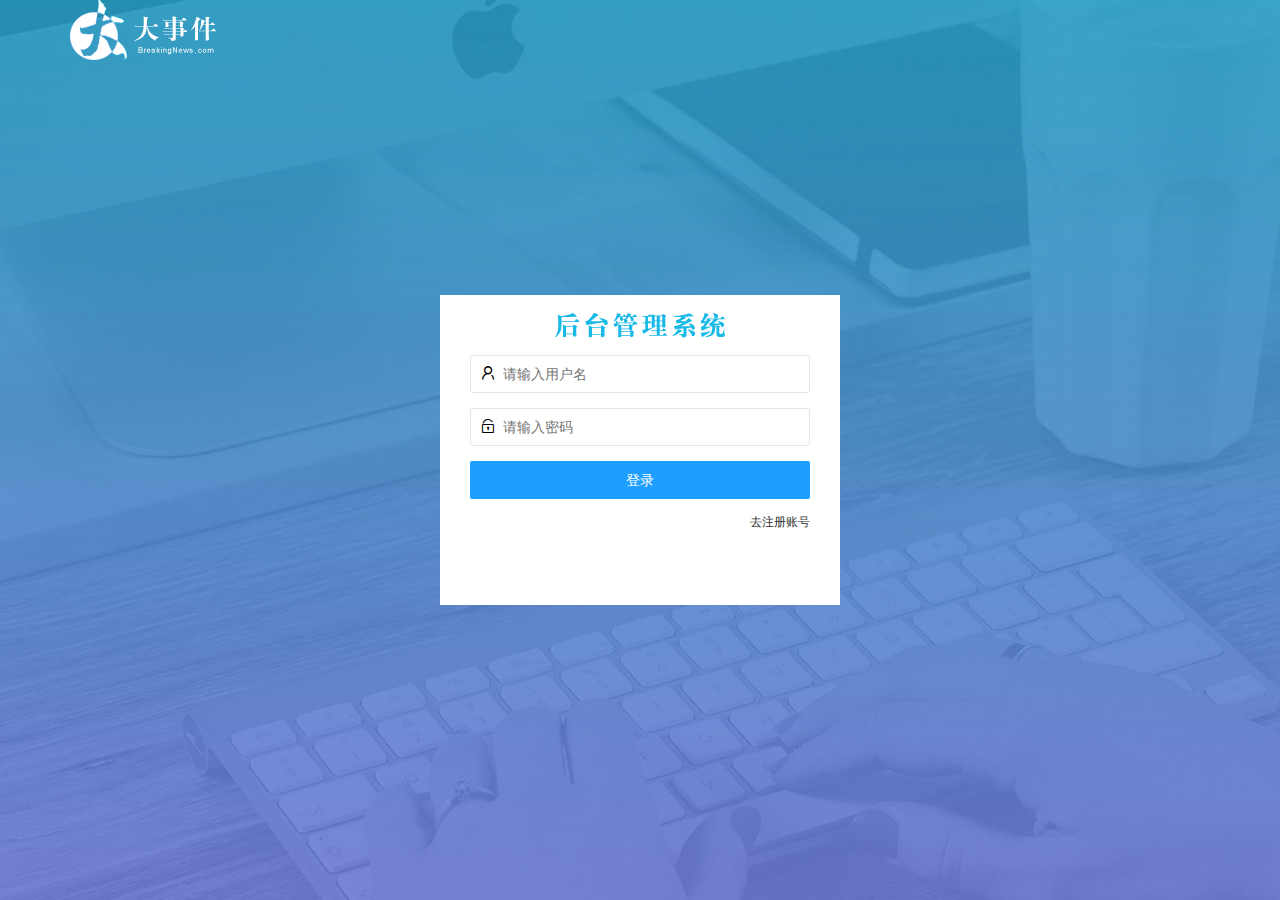
<file: login.html>
<!DOCTYPE html>
<html lang="en">
<head>
    <meta charset="UTF-8">
    <meta http-equiv="X-UA-Compatible" content="IE=edge">
    <meta name="viewport" content="width=device-width, initial-scale=1.0">
    <title>大事件-登录注册</title>
    <link rel="stylesheet" href="./assets/lib/layui/css/layui.css" />
    
    <link rel="stylesheet" href="./assets/css/login.css">
</head>
<body>
    <!-- 头部的 Logo 区域 -->
    <div class="layui-main">
        <img src="/assets/images/logo.png" alt="" />
    </div>


    <!-- 登录注册区域 -->
    <div class="loginAndRegBox">

        <div class="title-box"></div>


        <!-- 登录的div -->
        <div class="login-box">
          <!-- 登录的表单 -->
          <form class="layui-form" id="form_login">
            <!-- 用户名 -->
            <div class="layui-form-item">
              <i class="layui-icon layui-icon-username"></i>
              <!-- lay-verify要layui.js文件才可实现 -->
              <!-- lay-verify="required"必填项 -->
              <input type="text" name="username" required lay-verify="required" placeholder="请输入用户名" autocomplete="off" class="layui-input" />
            </div>
            <!-- 密码 -->
            <div class="layui-form-item">
              <i class="layui-icon layui-icon-password"></i>
              <!-- lay-verify="required|pwd"  pwd是自定义校验规则，在js文件里 -->
              <input type="password" name="password" required lay-verify="required|pwd" placeholder="请输入密码" autocomplete="off" class="layui-input" />
            </div>
            <!-- 登录按钮 -->
            <div class="layui-form-item">
              <!-- 注意：表单提交按钮和普通按钮的区别，就是 lay-submit 属性 -->
              <button class="layui-btn layui-btn-fluid layui-btn-normal" lay-submit>登录</button>
            </div>
            <div class="layui-form-item links">
              <a href="javascript:;" id="link_reg">去注册账号</a>
            </div>
          </form>
        </div>



        <!-- 注册的div -->
      <div class="reg-box">
        <!-- 注册的表单 -->
        <form class="layui-form" id="form_reg">
          <!-- 用户名 -->
          <div class="layui-form-item">
            <i class="layui-icon layui-icon-username"></i>
            <input type="text" name="username" required lay-verify="required" placeholder="请输入用户名" autocomplete="off" class="layui-input" />
          </div>
          <!-- 密码 -->
          <div class="layui-form-item">
            <i class="layui-icon layui-icon-password"></i>
            <input type="password" name="password" required lay-verify="required|pwd" placeholder="请输入密码" autocomplete="off" class="layui-input" />
          </div>
          <!-- 密码确认框 -->
          <div class="layui-form-item">
            <i class="layui-icon layui-icon-password"></i>
            <input type="password" name="repassword" required lay-verify="required|pwd|repwd" placeholder="再次确认密码" autocomplete="off" class="layui-input" />
          </div>
          <!-- 注册按钮 -->
          <div class="layui-form-item">
            <!-- 注意：表单提交按钮和普通按钮的区别，就是 lay-submit 属性 -->
            <button class="layui-btn layui-btn-fluid layui-btn-normal" lay-submit>注册</button>
          </div>
          <div class="layui-form-item links">
            <a href="javascript:;" id="link_login">去登录</a>
          </div>
        </form>
      </div>
      </div>


      <script src="/assets/lib/layui/layui.all.js"></script>
      <script src="/assets/lib/jquery.js"></script>
      <script src="/assets/js/baseAPI.js"></script>
      <script src="/assets/js/login.js"></script>

</body>
</html>
</file>
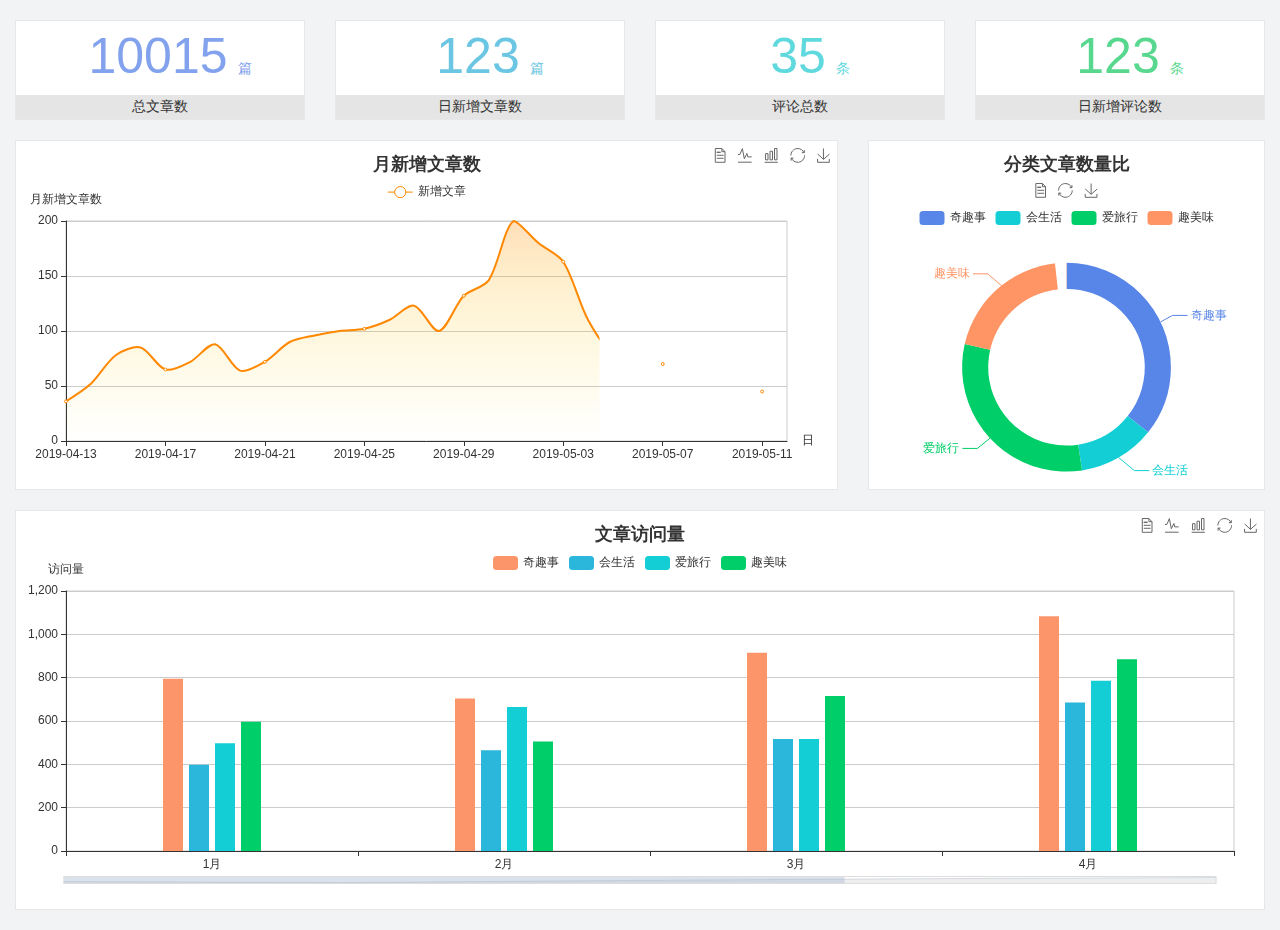
<file: home/dashboard.html>
<!DOCTYPE html>
<html lang="en">

<head>
  <meta charset="UTF-8">
  <meta name="viewport" content="width=device-width, initial-scale=1.0">
  <meta http-equiv="X-UA-Compatible" content="ie=edge">
  <title>图表统计</title>
  <link rel="stylesheet" href="../../assets/lib/bootstrap.css" />
  <link rel="stylesheet" href="../../assets/lib/main.css" />
  <script src="../../assets/lib/jquery.js"></script>
  <script type="text/javascript" src="../../assets/lib/echarts.min.js"></script>
</head>

<body>
  <div class="container-fluid">
    <div class="row spannel_list">
      <div class="col-sm-3 col-xs-6">
        <div class="spannel">
          <em>10015</em><span>篇</span>
          <b>总文章数</b>
        </div>
      </div>
      <div class="col-sm-3 col-xs-6">
        <div class="spannel scolor01">
          <em>123</em><span>篇</span>
          <b>日新增文章数</b>
        </div>
      </div>
      <div class="col-sm-3 col-xs-6">
        <div class="spannel scolor02">
          <em>35</em><span>条</span>
          <b>评论总数</b>
        </div>
      </div>
      <div class="col-sm-3 col-xs-6">
        <div class="spannel scolor03">
          <em>123</em><span>条</span>
          <b>日新增评论数</b>
        </div>
      </div>
    </div>
  </div>

  <div class="container-fluid">
    <div class="row curve-pie">
      <div class="col-lg-8 col-md-8">
        <div class="gragh_pannel" id="curve_show"></div>
      </div>
      <div class="col-lg-4 col-md-4">
        <div class="gragh_pannel" id="pie_show"></div>
      </div>
    </div>
  </div>

  <div class="container-fluid">
    <div class="column_pannel" id="column_show"></div>
  </div>

  <script>
    var oChart = echarts.init(document.getElementById('curve_show'));
    var aList_all = [
      { 'count': 36, 'date': '2019-04-13' },
      { 'count': 52, 'date': '2019-04-14' },
      { 'count': 78, 'date': '2019-04-15' },
      { 'count': 85, 'date': '2019-04-16' },
      { 'count': 65, 'date': '2019-04-17' },
      { 'count': 72, 'date': '2019-04-18' },
      { 'count': 88, 'date': '2019-04-19' },
      { 'count': 64, 'date': '2019-04-20' },
      { 'count': 72, 'date': '2019-04-21' },
      { 'count': 90, 'date': '2019-04-22' },
      { 'count': 96, 'date': '2019-04-23' },
      { 'count': 100, 'date': '2019-04-24' },
      { 'count': 102, 'date': '2019-04-25' },
      { 'count': 110, 'date': '2019-04-26' },
      { 'count': 123, 'date': '2019-04-27' },
      { 'count': 100, 'date': '2019-04-28' },
      { 'count': 132, 'date': '2019-04-29' },
      { 'count': 146, 'date': '2019-04-30' },
      { 'count': 200, 'date': '2019-05-01' },
      { 'count': 180, 'date': '2019-05-02' },
      { 'count': 163, 'date': '2019-05-03' },
      { 'count': 110, 'date': '2019-05-04' },
      { 'count': 80, 'date': '2019-05-05' },
      { 'count': 82, 'date': '2019-05-06' },
      { 'count': 70, 'date': '2019-05-07' },
      { 'count': 65, 'date': '2019-05-08' },
      { 'count': 54, 'date': '2019-05-09' },
      { 'count': 40, 'date': '2019-05-10' },
      { 'count': 45, 'date': '2019-05-11' },
      { 'count': 38, 'date': '2019-05-12' },
    ];

    let aCount = [];
    let aDate = [];

    for (var i = 0; i < aList_all.length; i++) {
      aCount.push(aList_all[i].count);
      aDate.push(aList_all[i].date);
    }

    var chartopt = {
      title: {
        text: '月新增文章数',
        left: 'center',
        top: '10'
      },
      tooltip: {
        trigger: 'axis'
      },
      legend: {
        data: ['新增文章'],
        top: '40'
      },
      toolbox: {
        show: true,
        feature: {
          mark: { show: true },
          dataView: { show: true, readOnly: false },
          magicType: { show: true, type: ['line', 'bar'] },
          restore: { show: true },
          saveAsImage: { show: true }
        }
      },
      calculable: true,
      xAxis: [
        {
          name: '日',
          type: 'category',
          boundaryGap: false,
          data: aDate
        }
      ],
      yAxis: [
        {
          name: '月新增文章数',
          type: 'value'
        }
      ],
      series: [
        {
          name: '新增文章',
          type: 'line',
          smooth: true,
          itemStyle: { normal: { areaStyle: { type: 'default' }, color: '#f80' }, lineStyle: { color: '#f80' } },
          data: aCount
        }],
      areaStyle: {
        normal: {
          color: new echarts.graphic.LinearGradient(0, 0, 0, 1, [{
            offset: 0,
            color: 'rgba(255,136,0,0.39)'
          }, {
            offset: .34,
            color: 'rgba(255,180,0,0.25)'
          }, {
            offset: 1,
            color: 'rgba(255,222,0,0.00)'
          }])

        }
      },
      grid: {
        show: true,
        x: 50,
        x2: 50,
        y: 80,
        height: 220
      }
    };

    oChart.setOption(chartopt);


    var oPie = echarts.init(document.getElementById('pie_show'));
    var oPieopt =
    {
      title: {
        top: 10,
        text: '分类文章数量比',
        x: 'center'
      },
      tooltip: {
        trigger: 'item',
        formatter: "{a} <br/>{b} : {c} ({d}%)"
      },
      color: ['#5885e8', '#13cfd5', '#00ce68', '#ff9565'],
      legend: {
        x: 'center',
        top: 65,
        data: ['奇趣事', '会生活', '爱旅行', '趣美味']
      },
      toolbox: {
        show: true,
        x: 'center',
        top: 35,
        feature: {
          mark: { show: true },
          dataView: { show: true, readOnly: false },
          magicType: {
            show: true,
            type: ['pie', 'funnel'],
            option: {
              funnel: {
                x: '25%',
                width: '50%',
                funnelAlign: 'left',
                max: 1548
              }
            }
          },
          restore: { show: true },
          saveAsImage: { show: true }
        }
      },
      calculable: true,
      series: [
        {
          name: '访问来源',
          type: 'pie',
          radius: ['45%', '60%'],
          center: ['50%', '65%'],
          data: [
            { value: 300, name: '奇趣事' },
            { value: 100, name: '会生活' },
            { value: 260, name: '爱旅行' },
            { value: 180, name: '趣美味' }
          ]
        }
      ]
    };
    oPie.setOption(oPieopt);



    var oColumn = this.echarts.init(document.getElementById('column_show'));
    var oColumnopt =
    {
      title: {
        text: '文章访问量',
        left: 'center',
        top: '10'
      },
      tooltip: {
        trigger: 'axis'
      },
      legend: {
        data: ['奇趣事', '会生活', '爱旅行', '趣美味'],
        top: '40'
      },
      toolbox: {
        show: true,
        feature: {
          mark: { show: true },
          dataView: { show: true, readOnly: false },
          magicType: { show: true, type: ['line', 'bar'] },
          restore: { show: true },
          saveAsImage: { show: true }
        }
      },
      calculable: true,
      xAxis: [
        {
          type: 'category',
          data: ['1月', '2月', '3月', '4月', '5月']
        }
      ],
      yAxis: [
        {
          name: '访问量',
          type: 'value'
        }
      ],
      series: [
        {
          name: '奇趣事',
          type: 'bar',
          barWidth: 20,
          itemStyle: {
            normal: { areaStyle: { type: 'default' }, color: '#fd956a' }
          },
          data: [800, 708, 920, 1090, 1200]
        },
        {
          name: '会生活',
          type: 'bar',
          barWidth: 20,
          itemStyle: {
            normal: { areaStyle: { type: 'default' }, color: '#2bb6db' }
          },
          data: [400, 468, 520, 690, 800]
        },
        {
          name: '爱旅行',
          type: 'bar',
          barWidth: 20,
          itemStyle: {
            normal: { areaStyle: { type: 'default' }, color: '#13cfd5' }
          },
          data: [500, 668, 520, 790, 900]
        },
        {
          name: '趣美味',
          type: 'bar',
          barWidth: 20,
          itemStyle: {
            normal: { areaStyle: { type: 'default' }, color: '#00ce68' }
          },
          data: [600, 508, 720, 890, 1000]
        }
      ],
      grid: {
        show: true,
        x: 50,
        x2: 30,
        y: 80,
        height: 260
      },
      dataZoom: [//给x轴设置滚动条
        {
          start: 0,//默认为0
          end: 100 - 1000 / 31,//默认为100
          type: 'slider',
          show: true,
          xAxisIndex: [0],
          handleSize: 0,//滑动条的 左右2个滑动条的大小
          height: 8,//组件高度
          left: 45, //左边的距离
          right: 50,//右边的距离
          bottom: 26,//右边的距离
          handleColor: '#ddd',//h滑动图标的颜色
          handleStyle: {
            borderColor: "#cacaca",
            borderWidth: "1",
            shadowBlur: 2,
            background: "#ddd",
            shadowColor: "#ddd",
          }
        }]
    };
    oColumn.setOption(oColumnopt);
  </script>
</body>

</html>
</file>
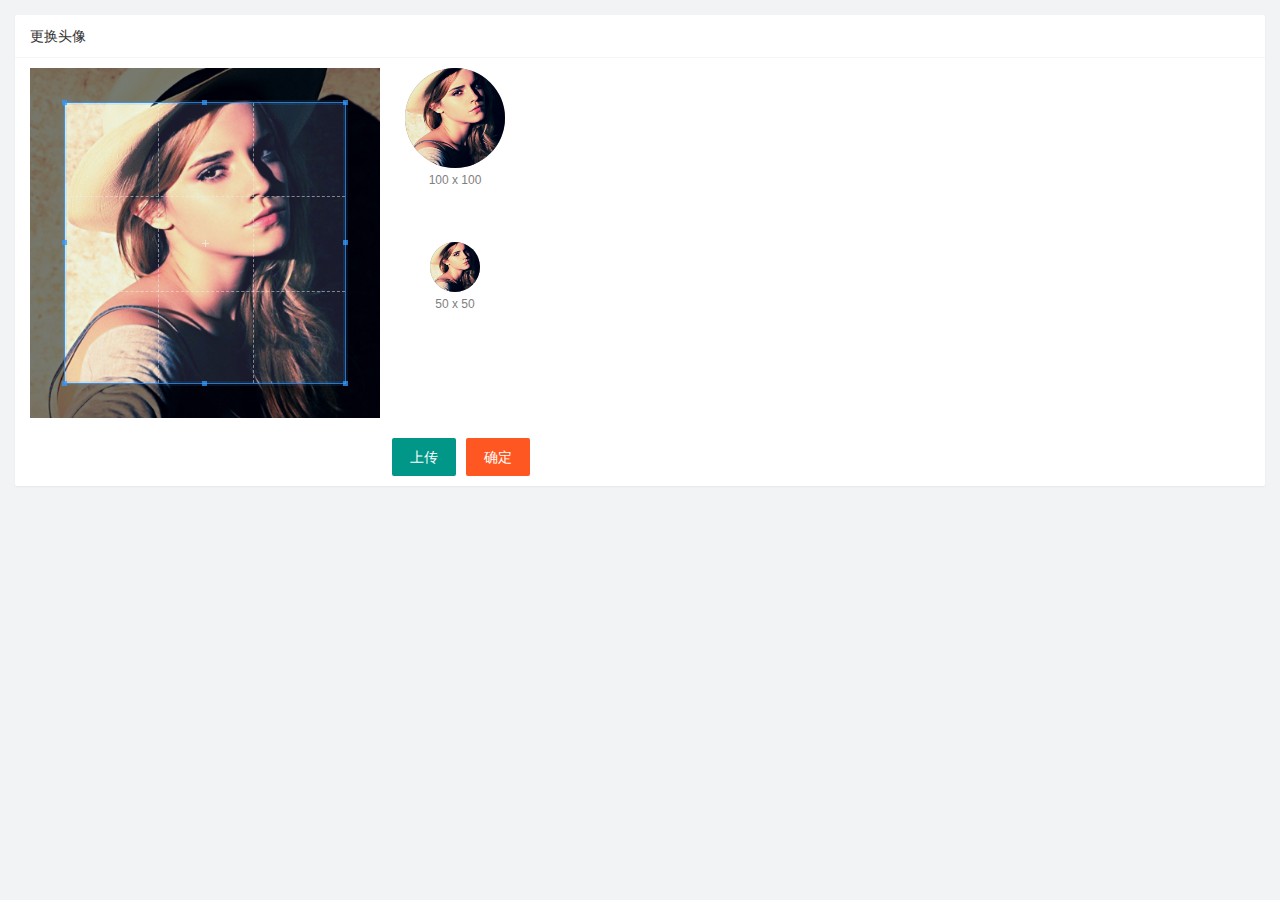
<file: user/user_avatar.html>
<!DOCTYPE html>
<html lang="en">
  <head>
    <meta charset="UTF-8" />
    <meta name="viewport" content="width=device-width, initial-scale=1.0" />
    <title>Document</title>
    <link rel="stylesheet" href="/assets/lib/layui/css/layui.css" />
    <!-- 裁剪效果用到cropper插件，看笔记 -->
    <link rel="stylesheet" href="/assets/lib/cropper/cropper.css" />
    <link rel="stylesheet" href="/assets/css/user/user_avatar.css" />
  </head>
  <body>
    <!-- 卡片区域 -->
    <div class="layui-card">
      <div class="layui-card-header">更换头像</div>
      <div class="layui-card-body">
        <!-- 第一行的图片裁剪和预览区域 -->
        <div class="row1">
          <!-- 图片裁剪区域 -->
          <div class="cropper-box">
            <!-- 这个 img 标签很重要，将来会把它初始化为裁剪区域 -->
            <img id="image" src="/assets/images/sample.jpg" />
          </div>
          <!-- 图片的预览区域 -->
          <div class="preview-box">
            <div>
              <!-- 宽高为 100px 的预览区域 -->
              <div class="img-preview w100"></div>
              <p class="size">100 x 100</p>
            </div>
            <div>
              <!-- 宽高为 50px 的预览区域 -->
              <div class="img-preview w50"></div>
              <p class="size">50 x 50</p>
            </div>
          </div>
        </div>

        <!-- 第二行的按钮区域 -->
        <div class="row2">
          <!-- 这个input元素被隐藏，作用是选择文件上传 -->
          <!-- accept 指定允许用户选择什么类型的文件 -->
          <input type="file" id="file" accept="image/png,image/jpeg" />
          <button type="button" class="layui-btn" id="btnChooseImage">上传</button>
          <button type="button" class="layui-btn layui-btn-danger" id="btnUpload">确定</button>
        </div>
      </div>
    </div>

    <script src="/assets/lib/layui/layui.all.js"></script>


    <!-- 裁剪效果用到cropper插件 以下三个文件顺序不可乱 -->
    <script src="/assets/lib/jquery.js"></script> 
    <script src="/assets/lib/cropper/Cropper.js"></script>
    <script src="/assets/lib/cropper/jquery-cropper.js"></script>


    <script src="/assets/js/baseAPI.js"></script>
    <script src="/assets/js/user/user_avatar.js"></script>
  </body>
</html>
</file>
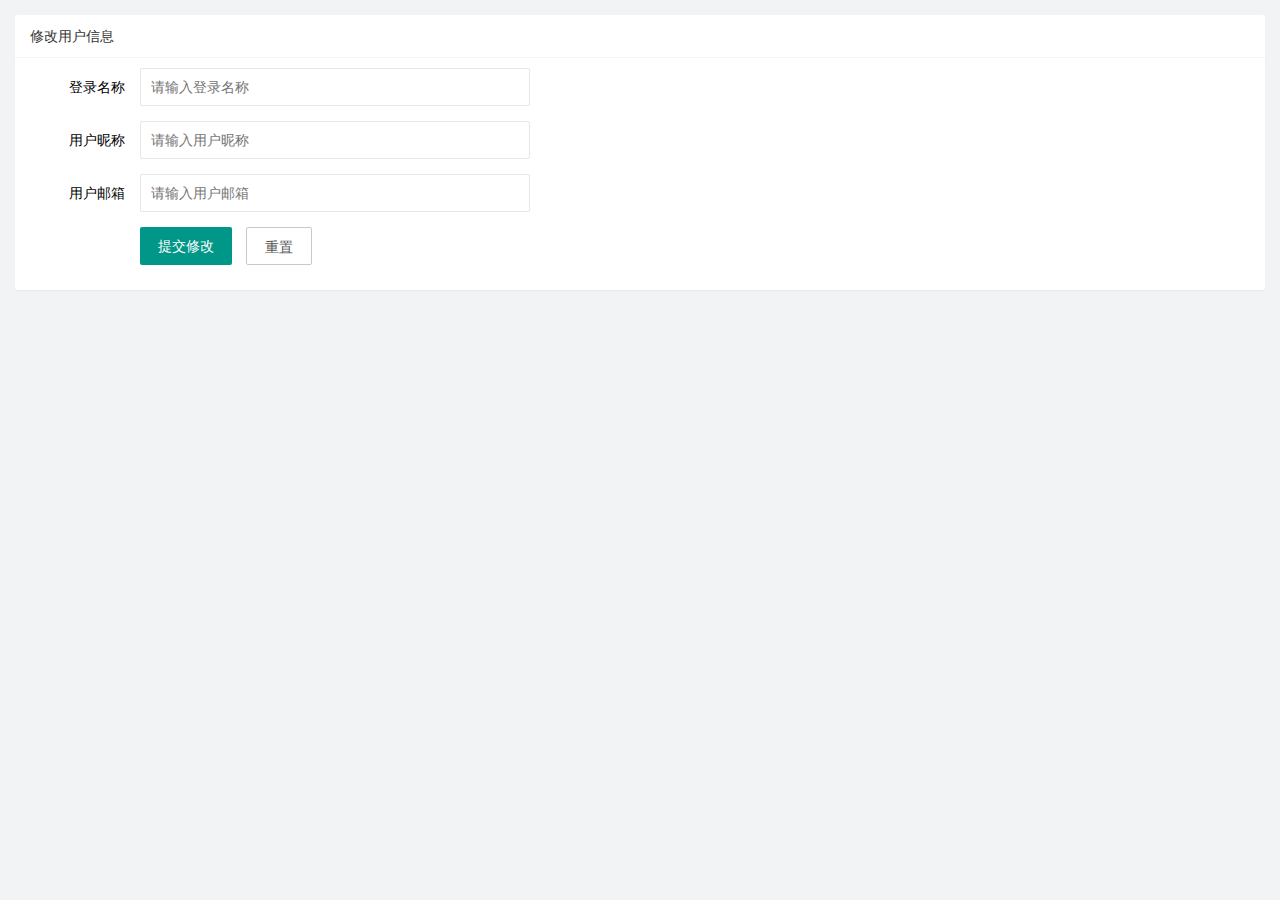
<file: user/user_info.html>
<!DOCTYPE html>
<html lang="en">
  <head>
    <meta charset="UTF-8" />
    <meta name="viewport" content="width=device-width, initial-scale=1.0" />
    <title>Document</title>
    <!-- 导入 layui 的样式 -->
    <link rel="stylesheet" href="/assets/lib/layui/css/layui.css" />
    <!-- 导入自己的样式 -->
    <link rel="stylesheet" href="/assets/css/user/user_info.css" />
  </head>
  <body>
    <!-- 卡片区域 -->
    <div class="layui-card">
      <div class="layui-card-header">修改用户信息</div>
      <div class="layui-card-body">
        <!-- form 表单区域 -->
        <form class="layui-form" lay-filter="formUserInfo">
          <!-- 这是隐藏域 -->
          <input type="hidden" name="id" value="" />
          <div class="layui-form-item">
            <label class="layui-form-label">登录名称</label>
            <div class="layui-input-block">
              <input type="text" name="username" required lay-verify="required" placeholder="请输入登录名称" autocomplete="off" class="layui-input" readonly />
            </div>
          </div>
          <div class="layui-form-item">
            <label class="layui-form-label">用户昵称</label>
            <div class="layui-input-block">
                <!-- layUI存在的和需要自定义验证规则  lay-verify="required|nickname" -->
              <input type="text" name="nickname" required lay-verify="required|nickname" placeholder="请输入用户昵称" autocomplete="off" class="layui-input" />
            </div>
          </div>
          <div class="layui-form-item">
            <label class="layui-form-label">用户邮箱</label>
            <div class="layui-input-block">
                <!-- layUI自带的验证规则  lay-verify="required|email" -->
              <input type="text" name="email" required lay-verify="required|email" placeholder="请输入用户邮箱" autocomplete="off" class="layui-input" />
            </div>
          </div>
          <div class="layui-form-item">
            <div class="layui-input-block">
              <button class="layui-btn" lay-submit lay-filter="formDemo">提交修改</button>
              <button type="reset" class="layui-btn layui-btn-primary" id="btnReset">重置</button>
            </div>
          </div>
        </form>
      </div>
    </div>

    <!-- 导入 layui 的 js -->
    <script src="/assets/lib/layui/layui.all.js"></script>
    <!-- 导入 jquery -->
    <script src="/assets/lib/jquery.js"></script>
    <!-- 导入 baseAPI -->
    <script src="/assets/js/baseAPI.js"></script>
    <!-- 导入自己的 js -->
    <script src="/assets/js/user/user_info.js"></script>
  </body>
</html>
</file>
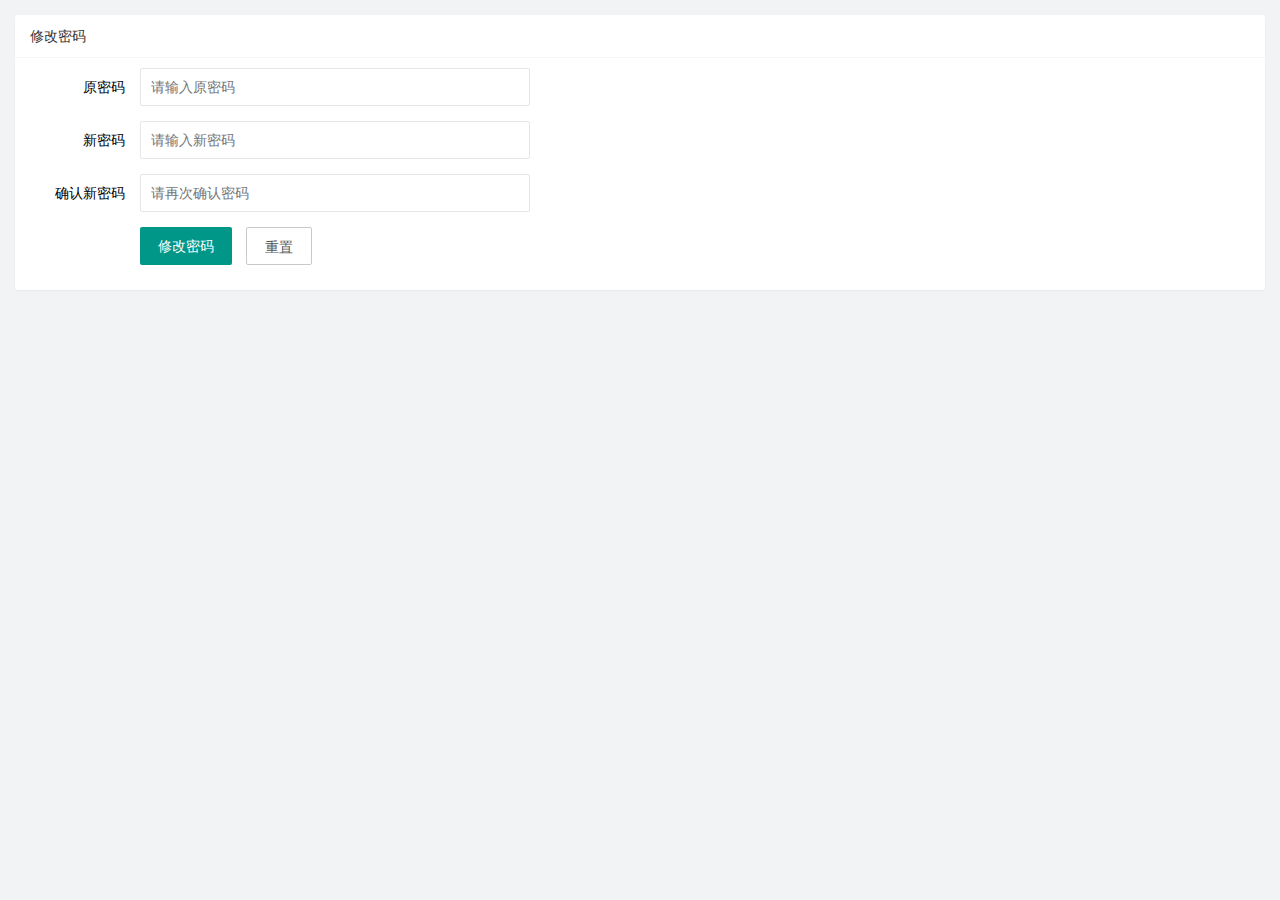
<file: user/user_pwd.html>
<!DOCTYPE html>
<html lang="en">
  <head>
    <meta charset="UTF-8" />
    <meta name="viewport" content="width=device-width, initial-scale=1.0" />
    <title>Document</title>
    <link rel="stylesheet" href="/assets/lib/layui/css/layui.css" />
    <link rel="stylesheet" href="/assets/css/user/user_pwd.css" />
  </head>
  <body>
    <!-- 卡片区域 -->
    <div class="layui-card">
      <div class="layui-card-header">修改密码</div>
      <div class="layui-card-body">
        <form class="layui-form">
          <div class="layui-form-item">
            <label class="layui-form-label">原密码</label>
            <div class="layui-input-block">
              <input type="password" name="oldPwd" required lay-verify="required|pwd" placeholder="请输入原密码" autocomplete="off" class="layui-input" />
            </div>
          </div>
          <div class="layui-form-item">
            <label class="layui-form-label">新密码</label>
            <div class="layui-input-block">
              <input type="password" name="newPwd" required lay-verify="required|pwd|samePwd" placeholder="请输入新密码" autocomplete="off" class="layui-input" />
            </div>
          </div>
          <div class="layui-form-item">
            <label class="layui-form-label">确认新密码</label>
            <div class="layui-input-block">
              <input type="password" name="rePwd" required lay-verify="required|pwd|rePwd" placeholder="请再次确认密码" autocomplete="off" class="layui-input" />
            </div>
          </div>
          <div class="layui-form-item">
            <div class="layui-input-block">
              <button class="layui-btn" lay-submit lay-filter="formDemo">修改密码</button>
              <button type="reset" class="layui-btn layui-btn-primary">重置</button>
            </div>
          </div>
        </form>
      </div>
    </div>

    <!-- 导入 layui 的 js -->
    <script src="/assets/lib/layui/layui.all.js"></script>
    <!-- 导入 jQuery -->
    <script src="/assets/lib/jquery.js"></script>
    <!-- 导入 baseAPI -->
    <script src="/assets/js/baseAPI.js"></script>
    <!-- 导入自己的 js -->
    <script src="/assets/js/user/user_pwd.js"></script>
  </body>
</html>
</file>
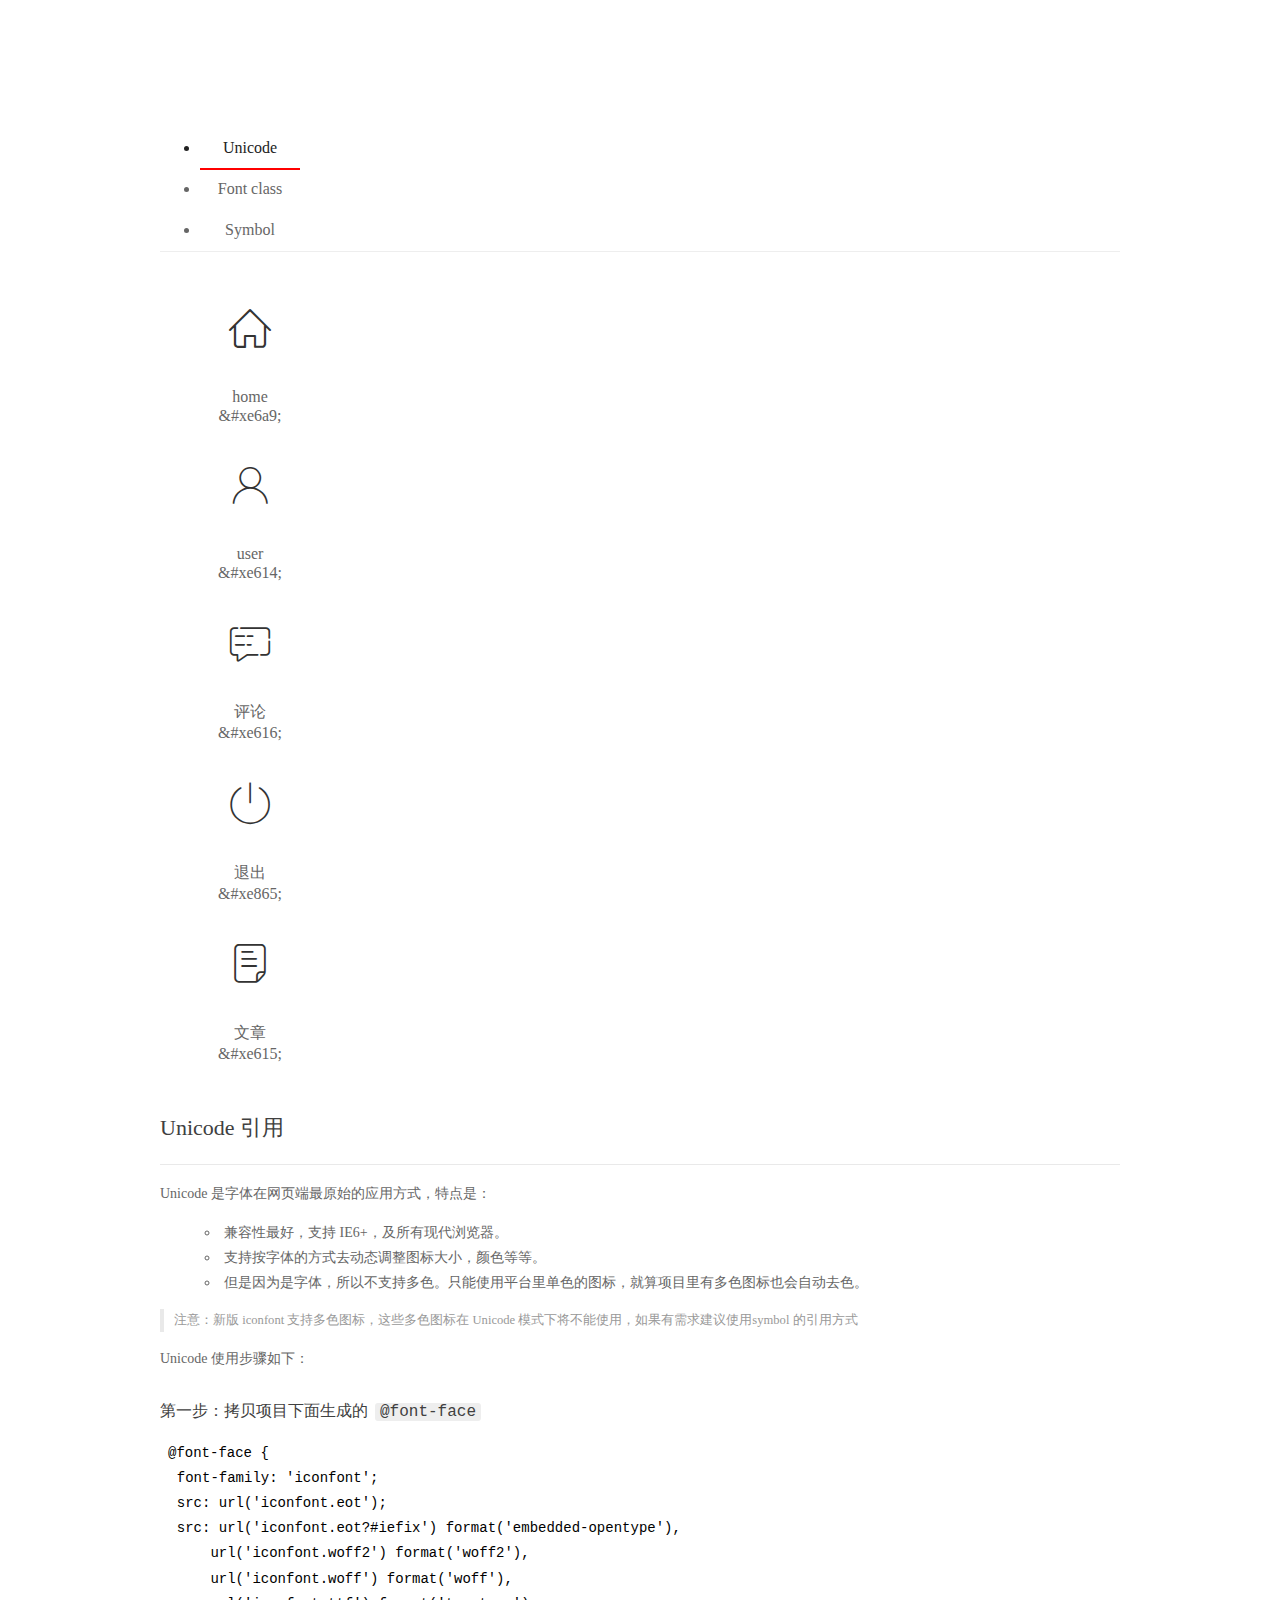
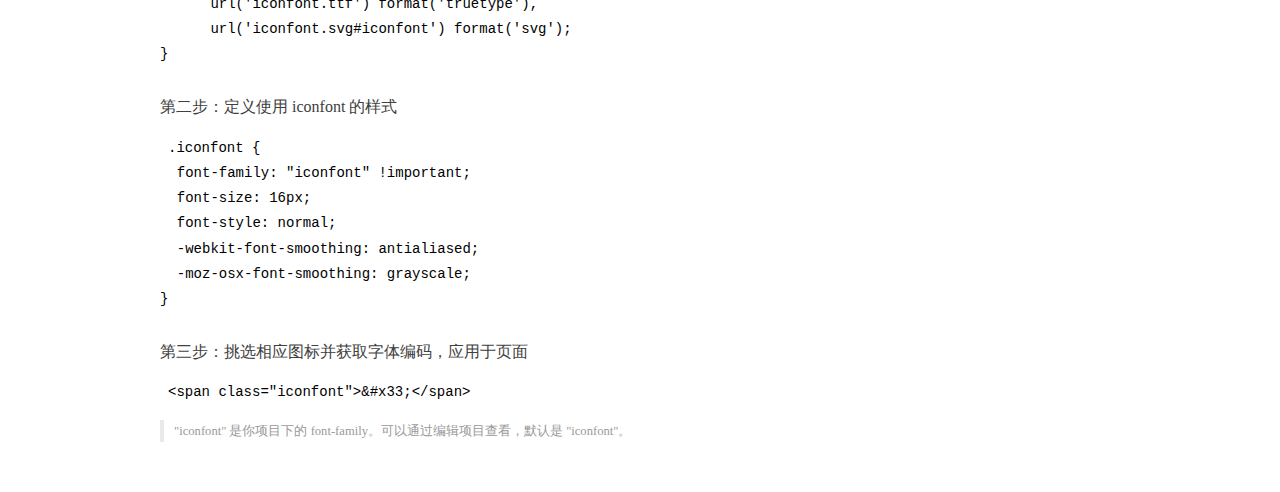
<file: assets/fonts/demo_index.html>
<!DOCTYPE html>
<html>
<head>
  <meta charset="utf-8"/>
  <title>IconFont Demo</title>
  <link rel="shortcut icon" href="https://gtms04.alicdn.com/tps/i4/TB1_oz6GVXXXXaFXpXXJDFnIXXX-64-64.ico" type="image/x-icon"/>
  <link rel="stylesheet" href="https://g.alicdn.com/thx/cube/1.3.2/cube.min.css">
  <link rel="stylesheet" href="demo.css">
  <link rel="stylesheet" href="iconfont.css">
  <script src="iconfont.js"></script>
  <!-- jQuery -->
  <script src="https://a1.alicdn.com/oss/uploads/2018/12/26/7bfddb60-08e8-11e9-9b04-53e73bb6408b.js"></script>
  <!-- 代码高亮 -->
  <script src="https://a1.alicdn.com/oss/uploads/2018/12/26/a3f714d0-08e6-11e9-8a15-ebf944d7534c.js"></script>
</head>
<body>
  <div class="main">
    <h1 class="logo"><a href="https://www.iconfont.cn/" title="iconfont 首页" target="_blank">&#xe86b;</a></h1>
    <div class="nav-tabs">
      <ul id="tabs" class="dib-box">
        <li class="dib active"><span>Unicode</span></li>
        <li class="dib"><span>Font class</span></li>
        <li class="dib"><span>Symbol</span></li>
      </ul>
      
    </div>
    <div class="tab-container">
      <div class="content unicode" style="display: block;">
          <ul class="icon_lists dib-box">
          
            <li class="dib">
              <span class="icon iconfont">&#xe6a9;</span>
                <div class="name">home</div>
                <div class="code-name">&amp;#xe6a9;</div>
              </li>
          
            <li class="dib">
              <span class="icon iconfont">&#xe614;</span>
                <div class="name">user</div>
                <div class="code-name">&amp;#xe614;</div>
              </li>
          
            <li class="dib">
              <span class="icon iconfont">&#xe616;</span>
                <div class="name">评论</div>
                <div class="code-name">&amp;#xe616;</div>
              </li>
          
            <li class="dib">
              <span class="icon iconfont">&#xe865;</span>
                <div class="name">退出</div>
                <div class="code-name">&amp;#xe865;</div>
              </li>
          
            <li class="dib">
              <span class="icon iconfont">&#xe615;</span>
                <div class="name">文章</div>
                <div class="code-name">&amp;#xe615;</div>
              </li>
          
          </ul>
          <div class="article markdown">
          <h2 id="unicode-">Unicode 引用</h2>
          <hr>

          <p>Unicode 是字体在网页端最原始的应用方式，特点是：</p>
          <ul>
            <li>兼容性最好，支持 IE6+，及所有现代浏览器。</li>
            <li>支持按字体的方式去动态调整图标大小，颜色等等。</li>
            <li>但是因为是字体，所以不支持多色。只能使用平台里单色的图标，就算项目里有多色图标也会自动去色。</li>
          </ul>
          <blockquote>
            <p>注意：新版 iconfont 支持多色图标，这些多色图标在 Unicode 模式下将不能使用，如果有需求建议使用symbol 的引用方式</p>
          </blockquote>
          <p>Unicode 使用步骤如下：</p>
          <h3 id="-font-face">第一步：拷贝项目下面生成的 <code>@font-face</code></h3>
<pre><code class="language-css"
>@font-face {
  font-family: 'iconfont';
  src: url('iconfont.eot');
  src: url('iconfont.eot?#iefix') format('embedded-opentype'),
      url('iconfont.woff2') format('woff2'),
      url('iconfont.woff') format('woff'),
      url('iconfont.ttf') format('truetype'),
      url('iconfont.svg#iconfont') format('svg');
}
</code></pre>
          <h3 id="-iconfont-">第二步：定义使用 iconfont 的样式</h3>
<pre><code class="language-css"
>.iconfont {
  font-family: "iconfont" !important;
  font-size: 16px;
  font-style: normal;
  -webkit-font-smoothing: antialiased;
  -moz-osx-font-smoothing: grayscale;
}
</code></pre>
          <h3 id="-">第三步：挑选相应图标并获取字体编码，应用于页面</h3>
<pre>
<code class="language-html"
>&lt;span class="iconfont"&gt;&amp;#x33;&lt;/span&gt;
</code></pre>
          <blockquote>
            <p>"iconfont" 是你项目下的 font-family。可以通过编辑项目查看，默认是 "iconfont"。</p>
          </blockquote>
          </div>
      </div>
      <div class="content font-class">
        <ul class="icon_lists dib-box">
          
          <li class="dib">
            <span class="icon iconfont icon-home"></span>
            <div class="name">
              home
            </div>
            <div class="code-name">.icon-home
            </div>
          </li>
          
          <li class="dib">
            <span class="icon iconfont icon-user"></span>
            <div class="name">
              user
            </div>
            <div class="code-name">.icon-user
            </div>
          </li>
          
          <li class="dib">
            <span class="icon iconfont icon-pinglun"></span>
            <div class="name">
              评论
            </div>
            <div class="code-name">.icon-pinglun
            </div>
          </li>
          
          <li class="dib">
            <span class="icon iconfont icon-tuichu"></span>
            <div class="name">
              退出
            </div>
            <div class="code-name">.icon-tuichu
            </div>
          </li>
          
          <li class="dib">
            <span class="icon iconfont icon-16"></span>
            <div class="name">
              文章
            </div>
            <div class="code-name">.icon-16
            </div>
          </li>
          
        </ul>
        <div class="article markdown">
        <h2 id="font-class-">font-class 引用</h2>
        <hr>

        <p>font-class 是 Unicode 使用方式的一种变种，主要是解决 Unicode 书写不直观，语意不明确的问题。</p>
        <p>与 Unicode 使用方式相比，具有如下特点：</p>
        <ul>
          <li>兼容性良好，支持 IE8+，及所有现代浏览器。</li>
          <li>相比于 Unicode 语意明确，书写更直观。可以很容易分辨这个 icon 是什么。</li>
          <li>因为使用 class 来定义图标，所以当要替换图标时，只需要修改 class 里面的 Unicode 引用。</li>
          <li>不过因为本质上还是使用的字体，所以多色图标还是不支持的。</li>
        </ul>
        <p>使用步骤如下：</p>
        <h3 id="-fontclass-">第一步：引入项目下面生成的 fontclass 代码：</h3>
<pre><code class="language-html">&lt;link rel="stylesheet" href="./iconfont.css"&gt;
</code></pre>
        <h3 id="-">第二步：挑选相应图标并获取类名，应用于页面：</h3>
<pre><code class="language-html">&lt;span class="iconfont icon-xxx"&gt;&lt;/span&gt;
</code></pre>
        <blockquote>
          <p>"
            iconfont" 是你项目下的 font-family。可以通过编辑项目查看，默认是 "iconfont"。</p>
        </blockquote>
      </div>
      </div>
      <div class="content symbol">
          <ul class="icon_lists dib-box">
          
            <li class="dib">
                <svg class="icon svg-icon" aria-hidden="true">
                  <use xlink:href="#icon-home"></use>
                </svg>
                <div class="name">home</div>
                <div class="code-name">#icon-home</div>
            </li>
          
            <li class="dib">
                <svg class="icon svg-icon" aria-hidden="true">
                  <use xlink:href="#icon-user"></use>
                </svg>
                <div class="name">user</div>
                <div class="code-name">#icon-user</div>
            </li>
          
            <li class="dib">
                <svg class="icon svg-icon" aria-hidden="true">
                  <use xlink:href="#icon-pinglun"></use>
                </svg>
                <div class="name">评论</div>
                <div class="code-name">#icon-pinglun</div>
            </li>
          
            <li class="dib">
                <svg class="icon svg-icon" aria-hidden="true">
                  <use xlink:href="#icon-tuichu"></use>
                </svg>
                <div class="name">退出</div>
                <div class="code-name">#icon-tuichu</div>
            </li>
          
            <li class="dib">
                <svg class="icon svg-icon" aria-hidden="true">
                  <use xlink:href="#icon-16"></use>
                </svg>
                <div class="name">文章</div>
                <div class="code-name">#icon-16</div>
            </li>
          
          </ul>
          <div class="article markdown">
          <h2 id="symbol-">Symbol 引用</h2>
          <hr>

          <p>这是一种全新的使用方式，应该说这才是未来的主流，也是平台目前推荐的用法。相关介绍可以参考这篇<a href="">文章</a>
            这种用法其实是做了一个 SVG 的集合，与另外两种相比具有如下特点：</p>
          <ul>
            <li>支持多色图标了，不再受单色限制。</li>
            <li>通过一些技巧，支持像字体那样，通过 <code>font-size</code>, <code>color</code> 来调整样式。</li>
            <li>兼容性较差，支持 IE9+，及现代浏览器。</li>
            <li>浏览器渲染 SVG 的性能一般，还不如 png。</li>
          </ul>
          <p>使用步骤如下：</p>
          <h3 id="-symbol-">第一步：引入项目下面生成的 symbol 代码：</h3>
<pre><code class="language-html">&lt;script src="./iconfont.js"&gt;&lt;/script&gt;
</code></pre>
          <h3 id="-css-">第二步：加入通用 CSS 代码（引入一次就行）：</h3>
<pre><code class="language-html">&lt;style&gt;
.icon {
  width: 1em;
  height: 1em;
  vertical-align: -0.15em;
  fill: currentColor;
  overflow: hidden;
}
&lt;/style&gt;
</code></pre>
          <h3 id="-">第三步：挑选相应图标并获取类名，应用于页面：</h3>
<pre><code class="language-html">&lt;svg class="icon" aria-hidden="true"&gt;
  &lt;use xlink:href="#icon-xxx"&gt;&lt;/use&gt;
&lt;/svg&gt;
</code></pre>
          </div>
      </div>

    </div>
  </div>
  <script>
  $(document).ready(function () {
      $('.tab-container .content:first').show()

      $('#tabs li').click(function (e) {
        var tabContent = $('.tab-container .content')
        var index = $(this).index()

        if ($(this).hasClass('active')) {
          return
        } else {
          $('#tabs li').removeClass('active')
          $(this).addClass('active')

          tabContent.hide().eq(index).fadeIn()
        }
      })
    })
  </script>
</body>
</html>
</file>
<file: assets/lib/layui/css/layui.css>
/** layui-v2.5.5 MIT License By https://www.layui.com */
 .layui-inline,img{display:inline-block;vertical-align:middle}h1,h2,h3,h4,h5,h6{font-weight:400}.layui-edge,.layui-header,.layui-inline,.layui-main{position:relative}.layui-body,.layui-edge,.layui-elip{overflow:hidden}.layui-btn,.layui-edge,.layui-inline,img{vertical-align:middle}.layui-btn,.layui-disabled,.layui-icon,.layui-unselect{-moz-user-select:none;-webkit-user-select:none;-ms-user-select:none}.layui-elip,.layui-form-checkbox span,.layui-form-pane .layui-form-label{text-overflow:ellipsis;white-space:nowrap}.layui-breadcrumb,.layui-tree-btnGroup{visibility:hidden}blockquote,body,button,dd,div,dl,dt,form,h1,h2,h3,h4,h5,h6,input,li,ol,p,pre,td,textarea,th,ul{margin:0;padding:0;-webkit-tap-highlight-color:rgba(0,0,0,0)}a:active,a:hover{outline:0}img{border:none}li{list-style:none}table{border-collapse:collapse;border-spacing:0}h4,h5,h6{font-size:100%}button,input,optgroup,option,select,textarea{font-family:inherit;font-size:inherit;font-style:inherit;font-weight:inherit;outline:0}pre{white-space:pre-wrap;white-space:-moz-pre-wrap;white-space:-pre-wrap;white-space:-o-pre-wrap;word-wrap:break-word}body{line-height:24px;font:14px Helvetica Neue,Helvetica,PingFang SC,Tahoma,Arial,sans-serif}hr{height:1px;margin:10px 0;border:0;clear:both}a{color:#333;text-decoration:none}a:hover{color:#777}a cite{font-style:normal;*cursor:pointer}.layui-border-box,.layui-border-box *{box-sizing:border-box}.layui-box,.layui-box *{box-sizing:content-box}.layui-clear{clear:both;*zoom:1}.layui-clear:after{content:'\20';clear:both;*zoom:1;display:block;height:0}.layui-inline{*display:inline;*zoom:1}.layui-edge{display:inline-block;width:0;height:0;border-width:6px;border-style:dashed;border-color:transparent}.layui-edge-top{top:-4px;border-bottom-color:#999;border-bottom-style:solid}.layui-edge-right{border-left-color:#999;border-left-style:solid}.layui-edge-bottom{top:2px;border-top-color:#999;border-top-style:solid}.layui-edge-left{border-right-color:#999;border-right-style:solid}.layui-disabled,.layui-disabled:hover{color:#d2d2d2!important;cursor:not-allowed!important}.layui-circle{border-radius:100%}.layui-show{display:block!important}.layui-hide{display:none!important}@font-face{font-family:layui-icon;src:url(../font/iconfont.eot?v=250);src:url(../font/iconfont.eot?v=250#iefix) format('embedded-opentype'),url(../font/iconfont.woff2?v=250) format('woff2'),url(../font/iconfont.woff?v=250) format('woff'),url(../font/iconfont.ttf?v=250) format('truetype'),url(../font/iconfont.svg?v=250#layui-icon) format('svg')}.layui-icon{font-family:layui-icon!important;font-size:16px;font-style:normal;-webkit-font-smoothing:antialiased;-moz-osx-font-smoothing:grayscale}.layui-icon-reply-fill:before{content:"\e611"}.layui-icon-set-fill:before{content:"\e614"}.layui-icon-menu-fill:before{content:"\e60f"}.layui-icon-search:before{content:"\e615"}.layui-icon-share:before{content:"\e641"}.layui-icon-set-sm:before{content:"\e620"}.layui-icon-engine:before{content:"\e628"}.layui-icon-close:before{content:"\1006"}.layui-icon-close-fill:before{content:"\1007"}.layui-icon-chart-screen:before{content:"\e629"}.layui-icon-star:before{content:"\e600"}.layui-icon-circle-dot:before{content:"\e617"}.layui-icon-chat:before{content:"\e606"}.layui-icon-release:before{content:"\e609"}.layui-icon-list:before{content:"\e60a"}.layui-icon-chart:before{content:"\e62c"}.layui-icon-ok-circle:before{content:"\1005"}.layui-icon-layim-theme:before{content:"\e61b"}.layui-icon-table:before{content:"\e62d"}.layui-icon-right:before{content:"\e602"}.layui-icon-left:before{content:"\e603"}.layui-icon-cart-simple:before{content:"\e698"}.layui-icon-face-cry:before{content:"\e69c"}.layui-icon-face-smile:before{content:"\e6af"}.layui-icon-survey:before{content:"\e6b2"}.layui-icon-tree:before{content:"\e62e"}.layui-icon-upload-circle:before{content:"\e62f"}.layui-icon-add-circle:before{content:"\e61f"}.layui-icon-download-circle:before{content:"\e601"}.layui-icon-templeate-1:before{content:"\e630"}.layui-icon-util:before{content:"\e631"}.layui-icon-face-surprised:before{content:"\e664"}.layui-icon-edit:before{content:"\e642"}.layui-icon-speaker:before{content:"\e645"}.layui-icon-down:before{content:"\e61a"}.layui-icon-file:before{content:"\e621"}.layui-icon-layouts:before{content:"\e632"}.layui-icon-rate-half:before{content:"\e6c9"}.layui-icon-add-circle-fine:before{content:"\e608"}.layui-icon-prev-circle:before{content:"\e633"}.layui-icon-read:before{content:"\e705"}.layui-icon-404:before{content:"\e61c"}.layui-icon-carousel:before{content:"\e634"}.layui-icon-help:before{content:"\e607"}.layui-icon-code-circle:before{content:"\e635"}.layui-icon-water:before{content:"\e636"}.layui-icon-username:before{content:"\e66f"}.layui-icon-find-fill:before{content:"\e670"}.layui-icon-about:before{content:"\e60b"}.layui-icon-location:before{content:"\e715"}.layui-icon-up:before{content:"\e619"}.layui-icon-pause:before{content:"\e651"}.layui-icon-date:before{content:"\e637"}.layui-icon-layim-uploadfile:before{content:"\e61d"}.layui-icon-delete:before{content:"\e640"}.layui-icon-play:before{content:"\e652"}.layui-icon-top:before{content:"\e604"}.layui-icon-friends:before{content:"\e612"}.layui-icon-refresh-3:before{content:"\e9aa"}.layui-icon-ok:before{content:"\e605"}.layui-icon-layer:before{content:"\e638"}.layui-icon-face-smile-fine:before{content:"\e60c"}.layui-icon-dollar:before{content:"\e659"}.layui-icon-group:before{content:"\e613"}.layui-icon-layim-download:before{content:"\e61e"}.layui-icon-picture-fine:before{content:"\e60d"}.layui-icon-link:before{content:"\e64c"}.layui-icon-diamond:before{content:"\e735"}.layui-icon-log:before{content:"\e60e"}.layui-icon-rate-solid:before{content:"\e67a"}.layui-icon-fonts-del:before{content:"\e64f"}.layui-icon-unlink:before{content:"\e64d"}.layui-icon-fonts-clear:before{content:"\e639"}.layui-icon-triangle-r:before{content:"\e623"}.layui-icon-circle:before{content:"\e63f"}.layui-icon-radio:before{content:"\e643"}.layui-icon-align-center:before{content:"\e647"}.layui-icon-align-right:before{content:"\e648"}.layui-icon-align-left:before{content:"\e649"}.layui-icon-loading-1:before{content:"\e63e"}.layui-icon-return:before{content:"\e65c"}.layui-icon-fonts-strong:before{content:"\e62b"}.layui-icon-upload:before{content:"\e67c"}.layui-icon-dialogue:before{content:"\e63a"}.layui-icon-video:before{content:"\e6ed"}.layui-icon-headset:before{content:"\e6fc"}.layui-icon-cellphone-fine:before{content:"\e63b"}.layui-icon-add-1:before{content:"\e654"}.layui-icon-face-smile-b:before{content:"\e650"}.layui-icon-fonts-html:before{content:"\e64b"}.layui-icon-form:before{content:"\e63c"}.layui-icon-cart:before{content:"\e657"}.layui-icon-camera-fill:before{content:"\e65d"}.layui-icon-tabs:before{content:"\e62a"}.layui-icon-fonts-code:before{content:"\e64e"}.layui-icon-fire:before{content:"\e756"}.layui-icon-set:before{content:"\e716"}.layui-icon-fonts-u:before{content:"\e646"}.layui-icon-triangle-d:before{content:"\e625"}.layui-icon-tips:before{content:"\e702"}.layui-icon-picture:before{content:"\e64a"}.layui-icon-more-vertical:before{content:"\e671"}.layui-icon-flag:before{content:"\e66c"}.layui-icon-loading:before{content:"\e63d"}.layui-icon-fonts-i:before{content:"\e644"}.layui-icon-refresh-1:before{content:"\e666"}.layui-icon-rmb:before{content:"\e65e"}.layui-icon-home:before{content:"\e68e"}.layui-icon-user:before{content:"\e770"}.layui-icon-notice:before{content:"\e667"}.layui-icon-login-weibo:before{content:"\e675"}.layui-icon-voice:before{content:"\e688"}.layui-icon-upload-drag:before{content:"\e681"}.layui-icon-login-qq:before{content:"\e676"}.layui-icon-snowflake:before{content:"\e6b1"}.layui-icon-file-b:before{content:"\e655"}.layui-icon-template:before{content:"\e663"}.layui-icon-auz:before{content:"\e672"}.layui-icon-console:before{content:"\e665"}.layui-icon-app:before{content:"\e653"}.layui-icon-prev:before{content:"\e65a"}.layui-icon-website:before{content:"\e7ae"}.layui-icon-next:before{content:"\e65b"}.layui-icon-component:before{content:"\e857"}.layui-icon-more:before{content:"\e65f"}.layui-icon-login-wechat:before{content:"\e677"}.layui-icon-shrink-right:before{content:"\e668"}.layui-icon-spread-left:before{content:"\e66b"}.layui-icon-camera:before{content:"\e660"}.layui-icon-note:before{content:"\e66e"}.layui-icon-refresh:before{content:"\e669"}.layui-icon-female:before{content:"\e661"}.layui-icon-male:before{content:"\e662"}.layui-icon-password:before{content:"\e673"}.layui-icon-senior:before{content:"\e674"}.layui-icon-theme:before{content:"\e66a"}.layui-icon-tread:before{content:"\e6c5"}.layui-icon-praise:before{content:"\e6c6"}.layui-icon-star-fill:before{content:"\e658"}.layui-icon-rate:before{content:"\e67b"}.layui-icon-template-1:before{content:"\e656"}.layui-icon-vercode:before{content:"\e679"}.layui-icon-cellphone:before{content:"\e678"}.layui-icon-screen-full:before{content:"\e622"}.layui-icon-screen-restore:before{content:"\e758"}.layui-icon-cols:before{content:"\e610"}.layui-icon-export:before{content:"\e67d"}.layui-icon-print:before{content:"\e66d"}.layui-icon-slider:before{content:"\e714"}.layui-icon-addition:before{content:"\e624"}.layui-icon-subtraction:before{content:"\e67e"}.layui-icon-service:before{content:"\e626"}.layui-icon-transfer:before{content:"\e691"}.layui-main{width:1140px;margin:0 auto}.layui-header{z-index:1000;height:60px}.layui-header a:hover{transition:all .5s;-webkit-transition:all .5s}.layui-side{position:fixed;left:0;top:0;bottom:0;z-index:999;width:200px;overflow-x:hidden}.layui-side-scroll{position:relative;width:220px;height:100%;overflow-x:hidden}.layui-body{position:absolute;left:200px;right:0;top:0;bottom:0;z-index:998;width:auto;overflow-y:auto;box-sizing:border-box}.layui-layout-body{overflow:hidden}.layui-layout-admin .layui-header{background-color:#23262E}.layui-layout-admin .layui-side{top:60px;width:200px;overflow-x:hidden}.layui-layout-admin .layui-body{position:fixed;top:60px;bottom:44px}.layui-layout-admin .layui-main{width:auto;margin:0 15px}.layui-layout-admin .layui-footer{position:fixed;left:200px;right:0;bottom:0;height:44px;line-height:44px;padding:0 15px;background-color:#eee}.layui-layout-admin .layui-logo{position:absolute;left:0;top:0;width:200px;height:100%;line-height:60px;text-align:center;color:#009688;font-size:16px}.layui-layout-admin .layui-header .layui-nav{background:0 0}.layui-layout-left{position:absolute!important;left:200px;top:0}.layui-layout-right{position:absolute!important;right:0;top:0}.layui-container{position:relative;margin:0 auto;padding:0 15px;box-sizing:border-box}.layui-fluid{position:relative;margin:0 auto;padding:0 15px}.layui-row:after,.layui-row:before{content:'';display:block;clear:both}.layui-col-lg1,.layui-col-lg10,.layui-col-lg11,.layui-col-lg12,.layui-col-lg2,.layui-col-lg3,.layui-col-lg4,.layui-col-lg5,.layui-col-lg6,.layui-col-lg7,.layui-col-lg8,.layui-col-lg9,.layui-col-md1,.layui-col-md10,.layui-col-md11,.layui-col-md12,.layui-col-md2,.layui-col-md3,.layui-col-md4,.layui-col-md5,.layui-col-md6,.layui-col-md7,.layui-col-md8,.layui-col-md9,.layui-col-sm1,.layui-col-sm10,.layui-col-sm11,.layui-col-sm12,.layui-col-sm2,.layui-col-sm3,.layui-col-sm4,.layui-col-sm5,.layui-col-sm6,.layui-col-sm7,.layui-col-sm8,.layui-col-sm9,.layui-col-xs1,.layui-col-xs10,.layui-col-xs11,.layui-col-xs12,.layui-col-xs2,.layui-col-xs3,.layui-col-xs4,.layui-col-xs5,.layui-col-xs6,.layui-col-xs7,.layui-col-xs8,.layui-col-xs9{position:relative;display:block;box-sizing:border-box}.layui-col-xs1,.layui-col-xs10,.layui-col-xs11,.layui-col-xs12,.layui-col-xs2,.layui-col-xs3,.layui-col-xs4,.layui-col-xs5,.layui-col-xs6,.layui-col-xs7,.layui-col-xs8,.layui-col-xs9{float:left}.layui-col-xs1{width:8.33333333%}.layui-col-xs2{width:16.66666667%}.layui-col-xs3{width:25%}.layui-col-xs4{width:33.33333333%}.layui-col-xs5{width:41.66666667%}.layui-col-xs6{width:50%}.layui-col-xs7{width:58.33333333%}.layui-col-xs8{width:66.66666667%}.layui-col-xs9{width:75%}.layui-col-xs10{width:83.33333333%}.layui-col-xs11{width:91.66666667%}.layui-col-xs12{width:100%}.layui-col-xs-offset1{margin-left:8.33333333%}.layui-col-xs-offset2{margin-left:16.66666667%}.layui-col-xs-offset3{margin-left:25%}.layui-col-xs-offset4{margin-left:33.33333333%}.layui-col-xs-offset5{margin-left:41.66666667%}.layui-col-xs-offset6{margin-left:50%}.layui-col-xs-offset7{margin-left:58.33333333%}.layui-col-xs-offset8{margin-left:66.66666667%}.layui-col-xs-offset9{margin-left:75%}.layui-col-xs-offset10{margin-left:83.33333333%}.layui-col-xs-offset11{margin-left:91.66666667%}.layui-col-xs-offset12{margin-left:100%}@media screen and (max-width:768px){.layui-hide-xs{display:none!important}.layui-show-xs-block{display:block!important}.layui-show-xs-inline{display:inline!important}.layui-show-xs-inline-block{display:inline-block!important}}@media screen and (min-width:768px){.layui-container{width:750px}.layui-hide-sm{display:none!important}.layui-show-sm-block{display:block!important}.layui-show-sm-inline{display:inline!important}.layui-show-sm-inline-block{display:inline-block!important}.layui-col-sm1,.layui-col-sm10,.layui-col-sm11,.layui-col-sm12,.layui-col-sm2,.layui-col-sm3,.layui-col-sm4,.layui-col-sm5,.layui-col-sm6,.layui-col-sm7,.layui-col-sm8,.layui-col-sm9{float:left}.layui-col-sm1{width:8.33333333%}.layui-col-sm2{width:16.66666667%}.layui-col-sm3{width:25%}.layui-col-sm4{width:33.33333333%}.layui-col-sm5{width:41.66666667%}.layui-col-sm6{width:50%}.layui-col-sm7{width:58.33333333%}.layui-col-sm8{width:66.66666667%}.layui-col-sm9{width:75%}.layui-col-sm10{width:83.33333333%}.layui-col-sm11{width:91.66666667%}.layui-col-sm12{width:100%}.layui-col-sm-offset1{margin-left:8.33333333%}.layui-col-sm-offset2{margin-left:16.66666667%}.layui-col-sm-offset3{margin-left:25%}.layui-col-sm-offset4{margin-left:33.33333333%}.layui-col-sm-offset5{margin-left:41.66666667%}.layui-col-sm-offset6{margin-left:50%}.layui-col-sm-offset7{margin-left:58.33333333%}.layui-col-sm-offset8{margin-left:66.66666667%}.layui-col-sm-offset9{margin-left:75%}.layui-col-sm-offset10{margin-left:83.33333333%}.layui-col-sm-offset11{margin-left:91.66666667%}.layui-col-sm-offset12{margin-left:100%}}@media screen and (min-width:992px){.layui-container{width:970px}.layui-hide-md{display:none!important}.layui-show-md-block{display:block!important}.layui-show-md-inline{display:inline!important}.layui-show-md-inline-block{display:inline-block!important}.layui-col-md1,.layui-col-md10,.layui-col-md11,.layui-col-md12,.layui-col-md2,.layui-col-md3,.layui-col-md4,.layui-col-md5,.layui-col-md6,.layui-col-md7,.layui-col-md8,.layui-col-md9{float:left}.layui-col-md1{width:8.33333333%}.layui-col-md2{width:16.66666667%}.layui-col-md3{width:25%}.layui-col-md4{width:33.33333333%}.layui-col-md5{width:41.66666667%}.layui-col-md6{width:50%}.layui-col-md7{width:58.33333333%}.layui-col-md8{width:66.66666667%}.layui-col-md9{width:75%}.layui-col-md10{width:83.33333333%}.layui-col-md11{width:91.66666667%}.layui-col-md12{width:100%}.layui-col-md-offset1{margin-left:8.33333333%}.layui-col-md-offset2{margin-left:16.66666667%}.layui-col-md-offset3{margin-left:25%}.layui-col-md-offset4{margin-left:33.33333333%}.layui-col-md-offset5{margin-left:41.66666667%}.layui-col-md-offset6{margin-left:50%}.layui-col-md-offset7{margin-left:58.33333333%}.layui-col-md-offset8{margin-left:66.66666667%}.layui-col-md-offset9{margin-left:75%}.layui-col-md-offset10{margin-left:83.33333333%}.layui-col-md-offset11{margin-left:91.66666667%}.layui-col-md-offset12{margin-left:100%}}@media screen and (min-width:1200px){.layui-container{width:1170px}.layui-hide-lg{display:none!important}.layui-show-lg-block{display:block!important}.layui-show-lg-inline{display:inline!important}.layui-show-lg-inline-block{display:inline-block!important}.layui-col-lg1,.layui-col-lg10,.layui-col-lg11,.layui-col-lg12,.layui-col-lg2,.layui-col-lg3,.layui-col-lg4,.layui-col-lg5,.layui-col-lg6,.layui-col-lg7,.layui-col-lg8,.layui-col-lg9{float:left}.layui-col-lg1{width:8.33333333%}.layui-col-lg2{width:16.66666667%}.layui-col-lg3{width:25%}.layui-col-lg4{width:33.33333333%}.layui-col-lg5{width:41.66666667%}.layui-col-lg6{width:50%}.layui-col-lg7{width:58.33333333%}.layui-col-lg8{width:66.66666667%}.layui-col-lg9{width:75%}.layui-col-lg10{width:83.33333333%}.layui-col-lg11{width:91.66666667%}.layui-col-lg12{width:100%}.layui-col-lg-offset1{margin-left:8.33333333%}.layui-col-lg-offset2{margin-left:16.66666667%}.layui-col-lg-offset3{margin-left:25%}.layui-col-lg-offset4{margin-left:33.33333333%}.layui-col-lg-offset5{margin-left:41.66666667%}.layui-col-lg-offset6{margin-left:50%}.layui-col-lg-offset7{margin-left:58.33333333%}.layui-col-lg-offset8{margin-left:66.66666667%}.layui-col-lg-offset9{margin-left:75%}.layui-col-lg-offset10{margin-left:83.33333333%}.layui-col-lg-offset11{margin-left:91.66666667%}.layui-col-lg-offset12{margin-left:100%}}.layui-col-space1{margin:-.5px}.layui-col-space1>*{padding:.5px}.layui-col-space3{margin:-1.5px}.layui-col-space3>*{padding:1.5px}.layui-col-space5{margin:-2.5px}.layui-col-space5>*{padding:2.5px}.layui-col-space8{margin:-3.5px}.layui-col-space8>*{padding:3.5px}.layui-col-space10{margin:-5px}.layui-col-space10>*{padding:5px}.layui-col-space12{margin:-6px}.layui-col-space12>*{padding:6px}.layui-col-space15{margin:-7.5px}.layui-col-space15>*{padding:7.5px}.layui-col-space18{margin:-9px}.layui-col-space18>*{padding:9px}.layui-col-space20{margin:-10px}.layui-col-space20>*{padding:10px}.layui-col-space22{margin:-11px}.layui-col-space22>*{padding:11px}.layui-col-space25{margin:-12.5px}.layui-col-space25>*{padding:12.5px}.layui-col-space30{margin:-15px}.layui-col-space30>*{padding:15px}.layui-btn,.layui-input,.layui-select,.layui-textarea,.layui-upload-button{outline:0;-webkit-appearance:none;transition:all .3s;-webkit-transition:all .3s;box-sizing:border-box}.layui-elem-quote{margin-bottom:10px;padding:15px;line-height:22px;border-left:5px solid #009688;border-radius:0 2px 2px 0;background-color:#f2f2f2}.layui-quote-nm{border-style:solid;border-width:1px 1px 1px 5px;background:0 0}.layui-elem-field{margin-bottom:10px;padding:0;border-width:1px;border-style:solid}.layui-elem-field legend{margin-left:20px;padding:0 10px;font-size:20px;font-weight:300}.layui-field-title{margin:10px 0 20px;border-width:1px 0 0}.layui-field-box{padding:10px 15px}.layui-field-title .layui-field-box{padding:10px 0}.layui-progress{position:relative;height:6px;border-radius:20px;background-color:#e2e2e2}.layui-progress-bar{position:absolute;left:0;top:0;width:0;max-width:100%;height:6px;border-radius:20px;text-align:right;background-color:#5FB878;transition:all .3s;-webkit-transition:all .3s}.layui-progress-big,.layui-progress-big .layui-progress-bar{height:18px;line-height:18px}.layui-progress-text{position:relative;top:-20px;line-height:18px;font-size:12px;color:#666}.layui-progress-big .layui-progress-text{position:static;padding:0 10px;color:#fff}.layui-collapse{border-width:1px;border-style:solid;border-radius:2px}.layui-colla-content,.layui-colla-item{border-top-width:1px;border-top-style:solid}.layui-colla-item:first-child{border-top:none}.layui-colla-title{position:relative;height:42px;line-height:42px;padding:0 15px 0 35px;color:#333;background-color:#f2f2f2;cursor:pointer;font-size:14px;overflow:hidden}.layui-colla-content{display:none;padding:10px 15px;line-height:22px;color:#666}.layui-colla-icon{position:absolute;left:15px;top:0;font-size:14px}.layui-card{margin-bottom:15px;border-radius:2px;background-color:#fff;box-shadow:0 1px 2px 0 rgba(0,0,0,.05)}.layui-card:last-child{margin-bottom:0}.layui-card-header{position:relative;height:42px;line-height:42px;padding:0 15px;border-bottom:1px solid #f6f6f6;color:#333;border-radius:2px 2px 0 0;font-size:14px}.layui-bg-black,.layui-bg-blue,.layui-bg-cyan,.layui-bg-green,.layui-bg-orange,.layui-bg-red{color:#fff!important}.layui-card-body{position:relative;padding:10px 15px;line-height:24px}.layui-card-body[pad15]{padding:15px}.layui-card-body[pad20]{padding:20px}.layui-card-body .layui-table{margin:5px 0}.layui-card .layui-tab{margin:0}.layui-panel-window{position:relative;padding:15px;border-radius:0;border-top:5px solid #E6E6E6;background-color:#fff}.layui-auxiliar-moving{position:fixed;left:0;right:0;top:0;bottom:0;width:100%;height:100%;background:0 0;z-index:9999999999}.layui-form-label,.layui-form-mid,.layui-form-select,.layui-input-block,.layui-input-inline,.layui-textarea{position:relative}.layui-bg-red{background-color:#FF5722!important}.layui-bg-orange{background-color:#FFB800!important}.layui-bg-green{background-color:#009688!important}.layui-bg-cyan{background-color:#2F4056!important}.layui-bg-blue{background-color:#1E9FFF!important}.layui-bg-black{background-color:#393D49!important}.layui-bg-gray{background-color:#eee!important;color:#666!important}.layui-badge-rim,.layui-colla-content,.layui-colla-item,.layui-collapse,.layui-elem-field,.layui-form-pane .layui-form-item[pane],.layui-form-pane .layui-form-label,.layui-input,.layui-layedit,.layui-layedit-tool,.layui-quote-nm,.layui-select,.layui-tab-bar,.layui-tab-card,.layui-tab-title,.layui-tab-title .layui-this:after,.layui-textarea{border-color:#e6e6e6}.layui-timeline-item:before,hr{background-color:#e6e6e6}.layui-text{line-height:22px;font-size:14px;color:#666}.layui-text h1,.layui-text h2,.layui-text h3{font-weight:500;color:#333}.layui-text h1{font-size:30px}.layui-text h2{font-size:24px}.layui-text h3{font-size:18px}.layui-text a:not(.layui-btn){color:#01AAED}.layui-text a:not(.layui-btn):hover{text-decoration:underline}.layui-text ul{padding:5px 0 5px 15px}.layui-text ul li{margin-top:5px;list-style-type:disc}.layui-text em,.layui-word-aux{color:#999!important;padding:0 5px!important}.layui-btn{display:inline-block;height:38px;line-height:38px;padding:0 18px;background-color:#009688;color:#fff;white-space:nowrap;text-align:center;font-size:14px;border:none;border-radius:2px;cursor:pointer}.layui-btn:hover{opacity:.8;filter:alpha(opacity=80);color:#fff}.layui-btn:active{opacity:1;filter:alpha(opacity=100)}.layui-btn+.layui-btn{margin-left:10px}.layui-btn-container{font-size:0}.layui-btn-container .layui-btn{margin-right:10px;margin-bottom:10px}.layui-btn-container .layui-btn+.layui-btn{margin-left:0}.layui-table .layui-btn-container .layui-btn{margin-bottom:9px}.layui-btn-radius{border-radius:100px}.layui-btn .layui-icon{margin-right:3px;font-size:18px;vertical-align:bottom;vertical-align:middle\9}.layui-btn-primary{border:1px solid #C9C9C9;background-color:#fff;color:#555}.layui-btn-primary:hover{border-color:#009688;color:#333}.layui-btn-normal{background-color:#1E9FFF}.layui-btn-warm{background-color:#FFB800}.layui-btn-danger{background-color:#FF5722}.layui-btn-checked{background-color:#5FB878}.layui-btn-disabled,.layui-btn-disabled:active,.layui-btn-disabled:hover{border:1px solid #e6e6e6;background-color:#FBFBFB;color:#C9C9C9;cursor:not-allowed;opacity:1}.layui-btn-lg{height:44px;line-height:44px;padding:0 25px;font-size:16px}.layui-btn-sm{height:30px;line-height:30px;padding:0 10px;font-size:12px}.layui-btn-sm i{font-size:16px!important}.layui-btn-xs{height:22px;line-height:22px;padding:0 5px;font-size:12px}.layui-btn-xs i{font-size:14px!important}.layui-btn-group{display:inline-block;vertical-align:middle;font-size:0}.layui-btn-group .layui-btn{margin-left:0!important;margin-right:0!important;border-left:1px solid rgba(255,255,255,.5);border-radius:0}.layui-btn-group .layui-btn-primary{border-left:none}.layui-btn-group .layui-btn-primary:hover{border-color:#C9C9C9;color:#009688}.layui-btn-group .layui-btn:first-child{border-left:none;border-radius:2px 0 0 2px}.layui-btn-group .layui-btn-primary:first-child{border-left:1px solid #c9c9c9}.layui-btn-group .layui-btn:last-child{border-radius:0 2px 2px 0}.layui-btn-group .layui-btn+.layui-btn{margin-left:0}.layui-btn-group+.layui-btn-group{margin-left:10px}.layui-btn-fluid{width:100%}.layui-input,.layui-select,.layui-textarea{height:38px;line-height:1.3;line-height:38px\9;border-width:1px;border-style:solid;background-color:#fff;border-radius:2px}.layui-input::-webkit-input-placeholder,.layui-select::-webkit-input-placeholder,.layui-textarea::-webkit-input-placeholder{line-height:1.3}.layui-input,.layui-textarea{display:block;width:100%;padding-left:10px}.layui-input:hover,.layui-textarea:hover{border-color:#D2D2D2!important}.layui-input:focus,.layui-textarea:focus{border-color:#C9C9C9!important}.layui-textarea{min-height:100px;height:auto;line-height:20px;padding:6px 10px;resize:vertical}.layui-select{padding:0 10px}.layui-form input[type=checkbox],.layui-form input[type=radio],.layui-form select{display:none}.layui-form [lay-ignore]{display:initial}.layui-form-item{margin-bottom:15px;clear:both;*zoom:1}.layui-form-item:after{content:'\20';clear:both;*zoom:1;display:block;height:0}.layui-form-label{float:left;display:block;padding:9px 15px;width:80px;font-weight:400;line-height:20px;text-align:right}.layui-form-label-col{display:block;float:none;padding:9px 0;line-height:20px;text-align:left}.layui-form-item .layui-inline{margin-bottom:5px;margin-right:10px}.layui-input-block{margin-left:110px;min-height:36px}.layui-input-inline{display:inline-block;vertical-align:middle}.layui-form-item .layui-input-inline{float:left;width:190px;margin-right:10px}.layui-form-text .layui-input-inline{width:auto}.layui-form-mid{float:left;display:block;padding:9px 0!important;line-height:20px;margin-right:10px}.layui-form-danger+.layui-form-select .layui-input,.layui-form-danger:focus{border-color:#FF5722!important}.layui-form-select .layui-input{padding-right:30px;cursor:pointer}.layui-form-select .layui-edge{position:absolute;right:10px;top:50%;margin-top:-3px;cursor:pointer;border-width:6px;border-top-color:#c2c2c2;border-top-style:solid;transition:all .3s;-webkit-transition:all .3s}.layui-form-select dl{display:none;position:absolute;left:0;top:42px;padding:5px 0;z-index:899;min-width:100%;border:1px solid #d2d2d2;max-height:300px;overflow-y:auto;background-color:#fff;border-radius:2px;box-shadow:0 2px 4px rgba(0,0,0,.12);box-sizing:border-box}.layui-form-select dl dd,.layui-form-select dl dt{padding:0 10px;line-height:36px;white-space:nowrap;overflow:hidden;text-overflow:ellipsis}.layui-form-select dl dt{font-size:12px;color:#999}.layui-form-select dl dd{cursor:pointer}.layui-form-select dl dd:hover{background-color:#f2f2f2;-webkit-transition:.5s all;transition:.5s all}.layui-form-select .layui-select-group dd{padding-left:20px}.layui-form-select dl dd.layui-select-tips{padding-left:10px!important;color:#999}.layui-form-select dl dd.layui-this{background-color:#5FB878;color:#fff}.layui-form-checkbox,.layui-form-select dl dd.layui-disabled{background-color:#fff}.layui-form-selected dl{display:block}.layui-form-checkbox,.layui-form-checkbox *,.layui-form-switch{display:inline-block;vertical-align:middle}.layui-form-selected .layui-edge{margin-top:-9px;-webkit-transform:rotate(180deg);transform:rotate(180deg);margin-top:-3px\9}:root .layui-form-selected .layui-edge{margin-top:-9px\0/IE9}.layui-form-selectup dl{top:auto;bottom:42px}.layui-select-none{margin:5px 0;text-align:center;color:#999}.layui-select-disabled .layui-disabled{border-color:#eee!important}.layui-select-disabled .layui-edge{border-top-color:#d2d2d2}.layui-form-checkbox{position:relative;height:30px;line-height:30px;margin-right:10px;padding-right:30px;cursor:pointer;font-size:0;-webkit-transition:.1s linear;transition:.1s linear;box-sizing:border-box}.layui-form-checkbox span{padding:0 10px;height:100%;font-size:14px;border-radius:2px 0 0 2px;background-color:#d2d2d2;color:#fff;overflow:hidden}.layui-form-checkbox:hover span{background-color:#c2c2c2}.layui-form-checkbox i{position:absolute;right:0;top:0;width:30px;height:28px;border:1px solid #d2d2d2;border-left:none;border-radius:0 2px 2px 0;color:#fff;font-size:20px;text-align:center}.layui-form-checkbox:hover i{border-color:#c2c2c2;color:#c2c2c2}.layui-form-checked,.layui-form-checked:hover{border-color:#5FB878}.layui-form-checked span,.layui-form-checked:hover span{background-color:#5FB878}.layui-form-checked i,.layui-form-checked:hover i{color:#5FB878}.layui-form-item .layui-form-checkbox{margin-top:4px}.layui-form-checkbox[lay-skin=primary]{height:auto!important;line-height:normal!important;min-width:18px;min-height:18px;border:none!important;margin-right:0;padding-left:28px;padding-right:0;background:0 0}.layui-form-checkbox[lay-skin=primary] span{padding-left:0;padding-right:15px;line-height:18px;background:0 0;color:#666}.layui-form-checkbox[lay-skin=primary] i{right:auto;left:0;width:16px;height:16px;line-height:16px;border:1px solid #d2d2d2;font-size:12px;border-radius:2px;background-color:#fff;-webkit-transition:.1s linear;transition:.1s linear}.layui-form-checkbox[lay-skin=primary]:hover i{border-color:#5FB878;color:#fff}.layui-form-checked[lay-skin=primary] i{border-color:#5FB878!important;background-color:#5FB878;color:#fff}.layui-checkbox-disbaled[lay-skin=primary] span{background:0 0!important;color:#c2c2c2}.layui-checkbox-disbaled[lay-skin=primary]:hover i{border-color:#d2d2d2}.layui-form-item .layui-form-checkbox[lay-skin=primary]{margin-top:10px}.layui-form-switch{position:relative;height:22px;line-height:22px;min-width:35px;padding:0 5px;margin-top:8px;border:1px solid #d2d2d2;border-radius:20px;cursor:pointer;background-color:#fff;-webkit-transition:.1s linear;transition:.1s linear}.layui-form-switch i{position:absolute;left:5px;top:3px;width:16px;height:16px;border-radius:20px;background-color:#d2d2d2;-webkit-transition:.1s linear;transition:.1s linear}.layui-form-switch em{position:relative;top:0;width:25px;margin-left:21px;padding:0!important;text-align:center!important;color:#999!important;font-style:normal!important;font-size:12px}.layui-form-onswitch{border-color:#5FB878;background-color:#5FB878}.layui-checkbox-disbaled,.layui-checkbox-disbaled i{border-color:#e2e2e2!important}.layui-form-onswitch i{left:100%;margin-left:-21px;background-color:#fff}.layui-form-onswitch em{margin-left:5px;margin-right:21px;color:#fff!important}.layui-checkbox-disbaled span{background-color:#e2e2e2!important}.layui-checkbox-disbaled:hover i{color:#fff!important}[lay-radio]{display:none}.layui-form-radio,.layui-form-radio *{display:inline-block;vertical-align:middle}.layui-form-radio{line-height:28px;margin:6px 10px 0 0;padding-right:10px;cursor:pointer;font-size:0}.layui-form-radio *{font-size:14px}.layui-form-radio>i{margin-right:8px;font-size:22px;color:#c2c2c2}.layui-form-radio>i:hover,.layui-form-radioed>i{color:#5FB878}.layui-radio-disbaled>i{color:#e2e2e2!important}.layui-form-pane .layui-form-label{width:110px;padding:8px 15px;height:38px;line-height:20px;border-width:1px;border-style:solid;border-radius:2px 0 0 2px;text-align:center;background-color:#FBFBFB;overflow:hidden;box-sizing:border-box}.layui-form-pane .layui-input-inline{margin-left:-1px}.layui-form-pane .layui-input-block{margin-left:110px;left:-1px}.layui-form-pane .layui-input{border-radius:0 2px 2px 0}.layui-form-pane .layui-form-text .layui-form-label{float:none;width:100%;border-radius:2px;box-sizing:border-box;text-align:left}.layui-form-pane .layui-form-text .layui-input-inline{display:block;margin:0;top:-1px;clear:both}.layui-form-pane .layui-form-text .layui-input-block{margin:0;left:0;top:-1px}.layui-form-pane .layui-form-text .layui-textarea{min-height:100px;border-radius:0 0 2px 2px}.layui-form-pane .layui-form-checkbox{margin:4px 0 4px 10px}.layui-form-pane .layui-form-radio,.layui-form-pane .layui-form-switch{margin-top:6px;margin-left:10px}.layui-form-pane .layui-form-item[pane]{position:relative;border-width:1px;border-style:solid}.layui-form-pane .layui-form-item[pane] .layui-form-label{position:absolute;left:0;top:0;height:100%;border-width:0 1px 0 0}.layui-form-pane .layui-form-item[pane] .layui-input-inline{margin-left:110px}@media screen and (max-width:450px){.layui-form-item .layui-form-label{text-overflow:ellipsis;overflow:hidden;white-space:nowrap}.layui-form-item .layui-inline{display:block;margin-right:0;margin-bottom:20px;clear:both}.layui-form-item .layui-inline:after{content:'\20';clear:both;display:block;height:0}.layui-form-item .layui-input-inline{display:block;float:none;left:-3px;width:auto;margin:0 0 10px 112px}.layui-form-item .layui-input-inline+.layui-form-mid{margin-left:110px;top:-5px;padding:0}.layui-form-item .layui-form-checkbox{margin-right:5px;margin-bottom:5px}}.layui-layedit{border-width:1px;border-style:solid;border-radius:2px}.layui-layedit-tool{padding:3px 5px;border-bottom-width:1px;border-bottom-style:solid;font-size:0}.layedit-tool-fixed{position:fixed;top:0;border-top:1px solid #e2e2e2}.layui-layedit-tool .layedit-tool-mid,.layui-layedit-tool .layui-icon{display:inline-block;vertical-align:middle;text-align:center;font-size:14px}.layui-layedit-tool .layui-icon{position:relative;width:32px;height:30px;line-height:30px;margin:3px 5px;color:#777;cursor:pointer;border-radius:2px}.layui-layedit-tool .layui-icon:hover{color:#393D49}.layui-layedit-tool .layui-icon:active{color:#000}.layui-layedit-tool .layedit-tool-active{background-color:#e2e2e2;color:#000}.layui-layedit-tool .layui-disabled,.layui-layedit-tool .layui-disabled:hover{color:#d2d2d2;cursor:not-allowed}.layui-layedit-tool .layedit-tool-mid{width:1px;height:18px;margin:0 10px;background-color:#d2d2d2}.layedit-tool-html{width:50px!important;font-size:30px!important}.layedit-tool-b,.layedit-tool-code,.layedit-tool-help{font-size:16px!important}.layedit-tool-d,.layedit-tool-face,.layedit-tool-image,.layedit-tool-unlink{font-size:18px!important}.layedit-tool-image input{position:absolute;font-size:0;left:0;top:0;width:100%;height:100%;opacity:.01;filter:Alpha(opacity=1);cursor:pointer}.layui-layedit-iframe iframe{display:block;width:100%}#LAY_layedit_code{overflow:hidden}.layui-laypage{display:inline-block;*display:inline;*zoom:1;vertical-align:middle;margin:10px 0;font-size:0}.layui-laypage>a:first-child,.layui-laypage>a:first-child em{border-radius:2px 0 0 2px}.layui-laypage>a:last-child,.layui-laypage>a:last-child em{border-radius:0 2px 2px 0}.layui-laypage>:first-child{margin-left:0!important}.layui-laypage>:last-child{margin-right:0!important}.layui-laypage a,.layui-laypage button,.layui-laypage input,.layui-laypage select,.layui-laypage span{border:1px solid #e2e2e2}.layui-laypage a,.layui-laypage span{display:inline-block;*display:inline;*zoom:1;vertical-align:middle;padding:0 15px;height:28px;line-height:28px;margin:0 -1px 5px 0;background-color:#fff;color:#333;font-size:12px}.layui-flow-more a *,.layui-laypage input,.layui-table-view select[lay-ignore]{display:inline-block}.layui-laypage a:hover{color:#009688}.layui-laypage em{font-style:normal}.layui-laypage .layui-laypage-spr{color:#999;font-weight:700}.layui-laypage a{text-decoration:none}.layui-laypage .layui-laypage-curr{position:relative}.layui-laypage .layui-laypage-curr em{position:relative;color:#fff}.layui-laypage .layui-laypage-curr .layui-laypage-em{position:absolute;left:-1px;top:-1px;padding:1px;width:100%;height:100%;background-color:#009688}.layui-laypage-em{border-radius:2px}.layui-laypage-next em,.layui-laypage-prev em{font-family:Sim sun;font-size:16px}.layui-laypage .layui-laypage-count,.layui-laypage .layui-laypage-limits,.layui-laypage .layui-laypage-refresh,.layui-laypage .layui-laypage-skip{margin-left:10px;margin-right:10px;padding:0;border:none}.layui-laypage .layui-laypage-limits,.layui-laypage .layui-laypage-refresh{vertical-align:top}.layui-laypage .layui-laypage-refresh i{font-size:18px;cursor:pointer}.layui-laypage select{height:22px;padding:3px;border-radius:2px;cursor:pointer}.layui-laypage .layui-laypage-skip{height:30px;line-height:30px;color:#999}.layui-laypage button,.layui-laypage input{height:30px;line-height:30px;border-radius:2px;vertical-align:top;background-color:#fff;box-sizing:border-box}.layui-laypage input{width:40px;margin:0 10px;padding:0 3px;text-align:center}.layui-laypage input:focus,.layui-laypage select:focus{border-color:#009688!important}.layui-laypage button{margin-left:10px;padding:0 10px;cursor:pointer}.layui-table,.layui-table-view{margin:10px 0}.layui-flow-more{margin:10px 0;text-align:center;color:#999;font-size:14px}.layui-flow-more a{height:32px;line-height:32px}.layui-flow-more a *{vertical-align:top}.layui-flow-more a cite{padding:0 20px;border-radius:3px;background-color:#eee;color:#333;font-style:normal}.layui-flow-more a cite:hover{opacity:.8}.layui-flow-more a i{font-size:30px;color:#737383}.layui-table{width:100%;background-color:#fff;color:#666}.layui-table tr{transition:all .3s;-webkit-transition:all .3s}.layui-table th{text-align:left;font-weight:400}.layui-table tbody tr:hover,.layui-table thead tr,.layui-table-click,.layui-table-header,.layui-table-hover,.layui-table-mend,.layui-table-patch,.layui-table-tool,.layui-table-total,.layui-table-total tr,.layui-table[lay-even] tr:nth-child(even){background-color:#f2f2f2}.layui-table td,.layui-table th,.layui-table-col-set,.layui-table-fixed-r,.layui-table-grid-down,.layui-table-header,.layui-table-page,.layui-table-tips-main,.layui-table-tool,.layui-table-total,.layui-table-view,.layui-table[lay-skin=line],.layui-table[lay-skin=row]{border-width:1px;border-style:solid;border-color:#e6e6e6}.layui-table td,.layui-table th{position:relative;padding:9px 15px;min-height:20px;line-height:20px;font-size:14px}.layui-table[lay-skin=line] td,.layui-table[lay-skin=line] th{border-width:0 0 1px}.layui-table[lay-skin=row] td,.layui-table[lay-skin=row] th{border-width:0 1px 0 0}.layui-table[lay-skin=nob] td,.layui-table[lay-skin=nob] th{border:none}.layui-table img{max-width:100px}.layui-table[lay-size=lg] td,.layui-table[lay-size=lg] th{padding:15px 30px}.layui-table-view .layui-table[lay-size=lg] .layui-table-cell{height:40px;line-height:40px}.layui-table[lay-size=sm] td,.layui-table[lay-size=sm] th{font-size:12px;padding:5px 10px}.layui-table-view .layui-table[lay-size=sm] .layui-table-cell{height:20px;line-height:20px}.layui-table[lay-data]{display:none}.layui-table-box{position:relative;overflow:hidden}.layui-table-view .layui-table{position:relative;width:auto;margin:0}.layui-table-view .layui-table[lay-skin=line]{border-width:0 1px 0 0}.layui-table-view .layui-table[lay-skin=row]{border-width:0 0 1px}.layui-table-view .layui-table td,.layui-table-view .layui-table th{padding:5px 0;border-top:none;border-left:none}.layui-table-view .layui-table th.layui-unselect .layui-table-cell span{cursor:pointer}.layui-table-view .layui-table td{cursor:default}.layui-table-view .layui-table td[data-edit=text]{cursor:text}.layui-table-view .layui-form-checkbox[lay-skin=primary] i{width:18px;height:18px}.layui-table-view .layui-form-radio{line-height:0;padding:0}.layui-table-view .layui-form-radio>i{margin:0;font-size:20px}.layui-table-init{position:absolute;left:0;top:0;width:100%;height:100%;text-align:center;z-index:110}.layui-table-init .layui-icon{position:absolute;left:50%;top:50%;margin:-15px 0 0 -15px;font-size:30px;color:#c2c2c2}.layui-table-header{border-width:0 0 1px;overflow:hidden}.layui-table-header .layui-table{margin-bottom:-1px}.layui-table-tool .layui-inline[lay-event]{position:relative;width:26px;height:26px;padding:5px;line-height:16px;margin-right:10px;text-align:center;color:#333;border:1px solid #ccc;cursor:pointer;-webkit-transition:.5s all;transition:.5s all}.layui-table-tool .layui-inline[lay-event]:hover{border:1px solid #999}.layui-table-tool-temp{padding-right:120px}.layui-table-tool-self{position:absolute;right:17px;top:10px}.layui-table-tool .layui-table-tool-self .layui-inline[lay-event]{margin:0 0 0 10px}.layui-table-tool-panel{position:absolute;top:29px;left:-1px;padding:5px 0;min-width:150px;min-height:40px;border:1px solid #d2d2d2;text-align:left;overflow-y:auto;background-color:#fff;box-shadow:0 2px 4px rgba(0,0,0,.12)}.layui-table-cell,.layui-table-tool-panel li{overflow:hidden;text-overflow:ellipsis;white-space:nowrap}.layui-table-tool-panel li{padding:0 10px;line-height:30px;-webkit-transition:.5s all;transition:.5s all}.layui-table-tool-panel li .layui-form-checkbox[lay-skin=primary]{width:100%;padding-left:28px}.layui-table-tool-panel li:hover{background-color:#f2f2f2}.layui-table-tool-panel li .layui-form-checkbox[lay-skin=primary] i{position:absolute;left:0;top:0}.layui-table-tool-panel li .layui-form-checkbox[lay-skin=primary] span{padding:0}.layui-table-tool .layui-table-tool-self .layui-table-tool-panel{left:auto;right:-1px}.layui-table-col-set{position:absolute;right:0;top:0;width:20px;height:100%;border-width:0 0 0 1px;background-color:#fff}.layui-table-sort{width:10px;height:20px;margin-left:5px;cursor:pointer!important}.layui-table-sort .layui-edge{position:absolute;left:5px;border-width:5px}.layui-table-sort .layui-table-sort-asc{top:3px;border-top:none;border-bottom-style:solid;border-bottom-color:#b2b2b2}.layui-table-sort .layui-table-sort-asc:hover{border-bottom-color:#666}.layui-table-sort .layui-table-sort-desc{bottom:5px;border-bottom:none;border-top-style:solid;border-top-color:#b2b2b2}.layui-table-sort .layui-table-sort-desc:hover{border-top-color:#666}.layui-table-sort[lay-sort=asc] .layui-table-sort-asc{border-bottom-color:#000}.layui-table-sort[lay-sort=desc] .layui-table-sort-desc{border-top-color:#000}.layui-table-cell{height:28px;line-height:28px;padding:0 15px;position:relative;box-sizing:border-box}.layui-table-cell .layui-form-checkbox[lay-skin=primary]{top:-1px;padding:0}.layui-table-cell .layui-table-link{color:#01AAED}.laytable-cell-checkbox,.laytable-cell-numbers,.laytable-cell-radio,.laytable-cell-space{padding:0;text-align:center}.layui-table-body{position:relative;overflow:auto;margin-right:-1px;margin-bottom:-1px}.layui-table-body .layui-none{line-height:26px;padding:15px;text-align:center;color:#999}.layui-table-fixed{position:absolute;left:0;top:0;z-index:101}.layui-table-fixed .layui-table-body{overflow:hidden}.layui-table-fixed-l{box-shadow:0 -1px 8px rgba(0,0,0,.08)}.layui-table-fixed-r{left:auto;right:-1px;border-width:0 0 0 1px;box-shadow:-1px 0 8px rgba(0,0,0,.08)}.layui-table-fixed-r .layui-table-header{position:relative;overflow:visible}.layui-table-mend{position:absolute;right:-49px;top:0;height:100%;width:50px}.layui-table-tool{position:relative;z-index:890;width:100%;min-height:50px;line-height:30px;padding:10px 15px;border-width:0 0 1px}.layui-table-tool .layui-btn-container{margin-bottom:-10px}.layui-table-page,.layui-table-total{border-width:1px 0 0;margin-bottom:-1px;overflow:hidden}.layui-table-page{position:relative;width:100%;padding:7px 7px 0;height:41px;font-size:12px;white-space:nowrap}.layui-table-page>div{height:26px}.layui-table-page .layui-laypage{margin:0}.layui-table-page .layui-laypage a,.layui-table-page .layui-laypage span{height:26px;line-height:26px;margin-bottom:10px;border:none;background:0 0}.layui-table-page .layui-laypage a,.layui-table-page .layui-laypage span.layui-laypage-curr{padding:0 12px}.layui-table-page .layui-laypage span{margin-left:0;padding:0}.layui-table-page .layui-laypage .layui-laypage-prev{margin-left:-7px!important}.layui-table-page .layui-laypage .layui-laypage-curr .layui-laypage-em{left:0;top:0;padding:0}.layui-table-page .layui-laypage button,.layui-table-page .layui-laypage input{height:26px;line-height:26px}.layui-table-page .layui-laypage input{width:40px}.layui-table-page .layui-laypage button{padding:0 10px}.layui-table-page select{height:18px}.layui-table-patch .layui-table-cell{padding:0;width:30px}.layui-table-edit{position:absolute;left:0;top:0;width:100%;height:100%;padding:0 14px 1px;border-radius:0;box-shadow:1px 1px 20px rgba(0,0,0,.15)}.layui-table-edit:focus{border-color:#5FB878!important}select.layui-table-edit{padding:0 0 0 10px;border-color:#C9C9C9}.layui-table-view .layui-form-checkbox,.layui-table-view .layui-form-radio,.layui-table-view .layui-form-switch{top:0;margin:0;box-sizing:content-box}.layui-table-view .layui-form-checkbox{top:-1px;height:26px;line-height:26px}.layui-table-view .layui-form-checkbox i{height:26px}.layui-table-grid .layui-table-cell{overflow:visible}.layui-table-grid-down{position:absolute;top:0;right:0;width:26px;height:100%;padding:5px 0;border-width:0 0 0 1px;text-align:center;background-color:#fff;color:#999;cursor:pointer}.layui-table-grid-down .layui-icon{position:absolute;top:50%;left:50%;margin:-8px 0 0 -8px}.layui-table-grid-down:hover{background-color:#fbfbfb}body .layui-table-tips .layui-layer-content{background:0 0;padding:0;box-shadow:0 1px 6px rgba(0,0,0,.12)}.layui-table-tips-main{margin:-44px 0 0 -1px;max-height:150px;padding:8px 15px;font-size:14px;overflow-y:scroll;background-color:#fff;color:#666}.layui-table-tips-c{position:absolute;right:-3px;top:-13px;width:20px;height:20px;padding:3px;cursor:pointer;background-color:#666;border-radius:50%;color:#fff}.layui-table-tips-c:hover{background-color:#777}.layui-table-tips-c:before{position:relative;right:-2px}.layui-upload-file{display:none!important;opacity:.01;filter:Alpha(opacity=1)}.layui-upload-drag,.layui-upload-form,.layui-upload-wrap{display:inline-block}.layui-upload-list{margin:10px 0}.layui-upload-choose{padding:0 10px;color:#999}.layui-upload-drag{position:relative;padding:30px;border:1px dashed #e2e2e2;background-color:#fff;text-align:center;cursor:pointer;color:#999}.layui-upload-drag .layui-icon{font-size:50px;color:#009688}.layui-upload-drag[lay-over]{border-color:#009688}.layui-upload-iframe{position:absolute;width:0;height:0;border:0;visibility:hidden}.layui-upload-wrap{position:relative;vertical-align:middle}.layui-upload-wrap .layui-upload-file{display:block!important;position:absolute;left:0;top:0;z-index:10;font-size:100px;width:100%;height:100%;opacity:.01;filter:Alpha(opacity=1);cursor:pointer}.layui-transfer-active,.layui-transfer-box{display:inline-block;vertical-align:middle}.layui-transfer-box,.layui-transfer-header,.layui-transfer-search{border-width:0;border-style:solid;border-color:#e6e6e6}.layui-transfer-box{position:relative;border-width:1px;width:200px;height:360px;border-radius:2px;background-color:#fff}.layui-transfer-box .layui-form-checkbox{width:100%;margin:0!important}.layui-transfer-header{height:38px;line-height:38px;padding:0 10px;border-bottom-width:1px}.layui-transfer-search{position:relative;padding:10px;border-bottom-width:1px}.layui-transfer-search .layui-input{height:32px;padding-left:30px;font-size:12px}.layui-transfer-search .layui-icon-search{position:absolute;left:20px;top:50%;margin-top:-8px;color:#666}.layui-transfer-active{margin:0 15px}.layui-transfer-active .layui-btn{display:block;margin:0;padding:0 15px;background-color:#5FB878;border-color:#5FB878;color:#fff}.layui-transfer-active .layui-btn-disabled{background-color:#FBFBFB;border-color:#e6e6e6;color:#C9C9C9}.layui-transfer-active .layui-btn:first-child{margin-bottom:15px}.layui-transfer-active .layui-btn .layui-icon{margin:0;font-size:14px!important}.layui-transfer-data{padding:5px 0;overflow:auto}.layui-transfer-data li{height:32px;line-height:32px;padding:0 10px}.layui-transfer-data li:hover{background-color:#f2f2f2;transition:.5s all}.layui-transfer-data .layui-none{padding:15px 10px;text-align:center;color:#999}.layui-nav{position:relative;padding:0 20px;background-color:#393D49;color:#fff;border-radius:2px;font-size:0;box-sizing:border-box}.layui-nav *{font-size:14px}.layui-nav .layui-nav-item{position:relative;display:inline-block;*display:inline;*zoom:1;vertical-align:middle;line-height:60px}.layui-nav .layui-nav-item a{display:block;padding:0 20px;color:#fff;color:rgba(255,255,255,.7);transition:all .3s;-webkit-transition:all .3s}.layui-nav .layui-this:after,.layui-nav-bar,.layui-nav-tree .layui-nav-itemed:after{position:absolute;left:0;top:0;width:0;height:5px;background-color:#5FB878;transition:all .2s;-webkit-transition:all .2s}.layui-nav-bar{z-index:1000}.layui-nav .layui-nav-item a:hover,.layui-nav .layui-this a{color:#fff}.layui-nav .layui-this:after{content:'';top:auto;bottom:0;width:100%}.layui-nav-img{width:30px;height:30px;margin-right:10px;border-radius:50%}.layui-nav .layui-nav-more{content:'';width:0;height:0;border-style:solid dashed dashed;border-color:#fff transparent transparent;overflow:hidden;cursor:pointer;transition:all .2s;-webkit-transition:all .2s;position:absolute;top:50%;right:3px;margin-top:-3px;border-width:6px;border-top-color:rgba(255,255,255,.7)}.layui-nav .layui-nav-mored,.layui-nav-itemed>a .layui-nav-more{margin-top:-9px;border-style:dashed dashed solid;border-color:transparent transparent #fff}.layui-nav-child{display:none;position:absolute;left:0;top:65px;min-width:100%;line-height:36px;padding:5px 0;box-shadow:0 2px 4px rgba(0,0,0,.12);border:1px solid #d2d2d2;background-color:#fff;z-index:100;border-radius:2px;white-space:nowrap}.layui-nav .layui-nav-child a{color:#333}.layui-nav .layui-nav-child a:hover{background-color:#f2f2f2;color:#000}.layui-nav-child dd{position:relative}.layui-nav .layui-nav-child dd.layui-this a,.layui-nav-child dd.layui-this{background-color:#5FB878;color:#fff}.layui-nav-child dd.layui-this:after{display:none}.layui-nav-tree{width:200px;padding:0}.layui-nav-tree .layui-nav-item{display:block;width:100%;line-height:45px}.layui-nav-tree .layui-nav-item a{position:relative;height:45px;line-height:45px;text-overflow:ellipsis;overflow:hidden;white-space:nowrap}.layui-nav-tree .layui-nav-item a:hover{background-color:#4E5465}.layui-nav-tree .layui-nav-bar{width:5px;height:0;background-color:#009688}.layui-nav-tree .layui-nav-child dd.layui-this,.layui-nav-tree .layui-nav-child dd.layui-this a,.layui-nav-tree .layui-this,.layui-nav-tree .layui-this>a,.layui-nav-tree .layui-this>a:hover{background-color:#009688;color:#fff}.layui-nav-tree .layui-this:after{display:none}.layui-nav-itemed>a,.layui-nav-tree .layui-nav-title a,.layui-nav-tree .layui-nav-title a:hover{color:#fff!important}.layui-nav-tree .layui-nav-child{position:relative;z-index:0;top:0;border:none;box-shadow:none}.layui-nav-tree .layui-nav-child a{height:40px;line-height:40px;color:#fff;color:rgba(255,255,255,.7)}.layui-nav-tree .layui-nav-child,.layui-nav-tree .layui-nav-child a:hover{background:0 0;color:#fff}.layui-nav-tree .layui-nav-more{right:10px}.layui-nav-itemed>.layui-nav-child{display:block;padding:0;background-color:rgba(0,0,0,.3)!important}.layui-nav-itemed>.layui-nav-child>.layui-this>.layui-nav-child{display:block}.layui-nav-side{position:fixed;top:0;bottom:0;left:0;overflow-x:hidden;z-index:999}.layui-bg-blue .layui-nav-bar,.layui-bg-blue .layui-nav-itemed:after,.layui-bg-blue .layui-this:after{background-color:#93D1FF}.layui-bg-blue .layui-nav-child dd.layui-this{background-color:#1E9FFF}.layui-bg-blue .layui-nav-itemed>a,.layui-nav-tree.layui-bg-blue .layui-nav-title a,.layui-nav-tree.layui-bg-blue .layui-nav-title a:hover{background-color:#007DDB!important}.layui-breadcrumb{font-size:0}.layui-breadcrumb>*{font-size:14px}.layui-breadcrumb a{color:#999!important}.layui-breadcrumb a:hover{color:#5FB878!important}.layui-breadcrumb a cite{color:#666;font-style:normal}.layui-breadcrumb span[lay-separator]{margin:0 10px;color:#999}.layui-tab{margin:10px 0;text-align:left!important}.layui-tab[overflow]>.layui-tab-title{overflow:hidden}.layui-tab-title{position:relative;left:0;height:40px;white-space:nowrap;font-size:0;border-bottom-width:1px;border-bottom-style:solid;transition:all .2s;-webkit-transition:all .2s}.layui-tab-title li{display:inline-block;*display:inline;*zoom:1;vertical-align:middle;font-size:14px;transition:all .2s;-webkit-transition:all .2s;position:relative;line-height:40px;min-width:65px;padding:0 15px;text-align:center;cursor:pointer}.layui-tab-title li a{display:block}.layui-tab-title .layui-this{color:#000}.layui-tab-title .layui-this:after{position:absolute;left:0;top:0;content:'';width:100%;height:41px;border-width:1px;border-style:solid;border-bottom-color:#fff;border-radius:2px 2px 0 0;box-sizing:border-box;pointer-events:none}.layui-tab-bar{position:absolute;right:0;top:0;z-index:10;width:30px;height:39px;line-height:39px;border-width:1px;border-style:solid;border-radius:2px;text-align:center;background-color:#fff;cursor:pointer}.layui-tab-bar .layui-icon{position:relative;display:inline-block;top:3px;transition:all .3s;-webkit-transition:all .3s}.layui-tab-item{display:none}.layui-tab-more{padding-right:30px;height:auto!important;white-space:normal!important}.layui-tab-more li.layui-this:after{border-bottom-color:#e2e2e2;border-radius:2px}.layui-tab-more .layui-tab-bar .layui-icon{top:-2px;top:3px\9;-webkit-transform:rotate(180deg);transform:rotate(180deg)}:root .layui-tab-more .layui-tab-bar .layui-icon{top:-2px\0/IE9}.layui-tab-content{padding:10px}.layui-tab-title li .layui-tab-close{position:relative;display:inline-block;width:18px;height:18px;line-height:20px;margin-left:8px;top:1px;text-align:center;font-size:14px;color:#c2c2c2;transition:all .2s;-webkit-transition:all .2s}.layui-tab-title li .layui-tab-close:hover{border-radius:2px;background-color:#FF5722;color:#fff}.layui-tab-brief>.layui-tab-title .layui-this{color:#009688}.layui-tab-brief>.layui-tab-more li.layui-this:after,.layui-tab-brief>.layui-tab-title .layui-this:after{border:none;border-radius:0;border-bottom:2px solid #5FB878}.layui-tab-brief[overflow]>.layui-tab-title .layui-this:after{top:-1px}.layui-tab-card{border-width:1px;border-style:solid;border-radius:2px;box-shadow:0 2px 5px 0 rgba(0,0,0,.1)}.layui-tab-card>.layui-tab-title{background-color:#f2f2f2}.layui-tab-card>.layui-tab-title li{margin-right:-1px;margin-left:-1px}.layui-tab-card>.layui-tab-title .layui-this{background-color:#fff}.layui-tab-card>.layui-tab-title .layui-this:after{border-top:none;border-width:1px;border-bottom-color:#fff}.layui-tab-card>.layui-tab-title .layui-tab-bar{height:40px;line-height:40px;border-radius:0;border-top:none;border-right:none}.layui-tab-card>.layui-tab-more .layui-this{background:0 0;color:#5FB878}.layui-tab-card>.layui-tab-more .layui-this:after{border:none}.layui-timeline{padding-left:5px}.layui-timeline-item{position:relative;padding-bottom:20px}.layui-timeline-axis{position:absolute;left:-5px;top:0;z-index:10;width:20px;height:20px;line-height:20px;background-color:#fff;color:#5FB878;border-radius:50%;text-align:center;cursor:pointer}.layui-timeline-axis:hover{color:#FF5722}.layui-timeline-item:before{content:'';position:absolute;left:5px;top:0;z-index:0;width:1px;height:100%}.layui-timeline-item:last-child:before{display:none}.layui-timeline-item:first-child:before{display:block}.layui-timeline-content{padding-left:25px}.layui-timeline-title{position:relative;margin-bottom:10px}.layui-badge,.layui-badge-dot,.layui-badge-rim{position:relative;display:inline-block;padding:0 6px;font-size:12px;text-align:center;background-color:#FF5722;color:#fff;border-radius:2px}.layui-badge{height:18px;line-height:18px}.layui-badge-dot{width:8px;height:8px;padding:0;border-radius:50%}.layui-badge-rim{height:18px;line-height:18px;border-width:1px;border-style:solid;background-color:#fff;color:#666}.layui-btn .layui-badge,.layui-btn .layui-badge-dot{margin-left:5px}.layui-nav .layui-badge,.layui-nav .layui-badge-dot{position:absolute;top:50%;margin:-8px 6px 0}.layui-tab-title .layui-badge,.layui-tab-title .layui-badge-dot{left:5px;top:-2px}.layui-carousel{position:relative;left:0;top:0;background-color:#f8f8f8}.layui-carousel>[carousel-item]{position:relative;width:100%;height:100%;overflow:hidden}.layui-carousel>[carousel-item]:before{position:absolute;content:'\e63d';left:50%;top:50%;width:100px;line-height:20px;margin:-10px 0 0 -50px;text-align:center;color:#c2c2c2;font-family:layui-icon!important;font-size:30px;font-style:normal;-webkit-font-smoothing:antialiased;-moz-osx-font-smoothing:grayscale}.layui-carousel>[carousel-item]>*{display:none;position:absolute;left:0;top:0;width:100%;height:100%;background-color:#f8f8f8;transition-duration:.3s;-webkit-transition-duration:.3s}.layui-carousel-updown>*{-webkit-transition:.3s ease-in-out up;transition:.3s ease-in-out up}.layui-carousel-arrow{display:none\9;opacity:0;position:absolute;left:10px;top:50%;margin-top:-18px;width:36px;height:36px;line-height:36px;text-align:center;font-size:20px;border:0;border-radius:50%;background-color:rgba(0,0,0,.2);color:#fff;-webkit-transition-duration:.3s;transition-duration:.3s;cursor:pointer}.layui-carousel-arrow[lay-type=add]{left:auto!important;right:10px}.layui-carousel:hover .layui-carousel-arrow[lay-type=add],.layui-carousel[lay-arrow=always] .layui-carousel-arrow[lay-type=add]{right:20px}.layui-carousel[lay-arrow=always] .layui-carousel-arrow{opacity:1;left:20px}.layui-carousel[lay-arrow=none] .layui-carousel-arrow{display:none}.layui-carousel-arrow:hover,.layui-carousel-ind ul:hover{background-color:rgba(0,0,0,.35)}.layui-carousel:hover .layui-carousel-arrow{display:block\9;opacity:1;left:20px}.layui-carousel-ind{position:relative;top:-35px;width:100%;line-height:0!important;text-align:center;font-size:0}.layui-carousel[lay-indicator=outside]{margin-bottom:30px}.layui-carousel[lay-indicator=outside] .layui-carousel-ind{top:10px}.layui-carousel[lay-indicator=outside] .layui-carousel-ind ul{background-color:rgba(0,0,0,.5)}.layui-carousel[lay-indicator=none] .layui-carousel-ind{display:none}.layui-carousel-ind ul{display:inline-block;padding:5px;background-color:rgba(0,0,0,.2);border-radius:10px;-webkit-transition-duration:.3s;transition-duration:.3s}.layui-carousel-ind li{display:inline-block;width:10px;height:10px;margin:0 3px;font-size:14px;background-color:#e2e2e2;background-color:rgba(255,255,255,.5);border-radius:50%;cursor:pointer;-webkit-transition-duration:.3s;transition-duration:.3s}.layui-carousel-ind li:hover{background-color:rgba(255,255,255,.7)}.layui-carousel-ind li.layui-this{background-color:#fff}.layui-carousel>[carousel-item]>.layui-carousel-next,.layui-carousel>[carousel-item]>.layui-carousel-prev,.layui-carousel>[carousel-item]>.layui-this{display:block}.layui-carousel>[carousel-item]>.layui-this{left:0}.layui-carousel>[carousel-item]>.layui-carousel-prev{left:-100%}.layui-carousel>[carousel-item]>.layui-carousel-next{left:100%}.layui-carousel>[carousel-item]>.layui-carousel-next.layui-carousel-left,.layui-carousel>[carousel-item]>.layui-carousel-prev.layui-carousel-right{left:0}.layui-carousel>[carousel-item]>.layui-this.layui-carousel-left{left:-100%}.layui-carousel>[carousel-item]>.layui-this.layui-carousel-right{left:100%}.layui-carousel[lay-anim=updown] .layui-carousel-arrow{left:50%!important;top:20px;margin:0 0 0 -18px}.layui-carousel[lay-anim=updown]>[carousel-item]>*,.layui-carousel[lay-anim=fade]>[carousel-item]>*{left:0!important}.layui-carousel[lay-anim=updown] .layui-carousel-arrow[lay-type=add]{top:auto!important;bottom:20px}.layui-carousel[lay-anim=updown] .layui-carousel-ind{position:absolute;top:50%;right:20px;width:auto;height:auto}.layui-carousel[lay-anim=updown] .layui-carousel-ind ul{padding:3px 5px}.layui-carousel[lay-anim=updown] .layui-carousel-ind li{display:block;margin:6px 0}.layui-carousel[lay-anim=updown]>[carousel-item]>.layui-this{top:0}.layui-carousel[lay-anim=updown]>[carousel-item]>.layui-carousel-prev{top:-100%}.layui-carousel[lay-anim=updown]>[carousel-item]>.layui-carousel-next{top:100%}.layui-carousel[lay-anim=updown]>[carousel-item]>.layui-carousel-next.layui-carousel-left,.layui-carousel[lay-anim=updown]>[carousel-item]>.layui-carousel-prev.layui-carousel-right{top:0}.layui-carousel[lay-anim=updown]>[carousel-item]>.layui-this.layui-carousel-left{top:-100%}.layui-carousel[lay-anim=updown]>[carousel-item]>.layui-this.layui-carousel-right{top:100%}.layui-carousel[lay-anim=fade]>[carousel-item]>.layui-carousel-next,.layui-carousel[lay-anim=fade]>[carousel-item]>.layui-carousel-prev{opacity:0}.layui-carousel[lay-anim=fade]>[carousel-item]>.layui-carousel-next.layui-carousel-left,.layui-carousel[lay-anim=fade]>[carousel-item]>.layui-carousel-prev.layui-carousel-right{opacity:1}.layui-carousel[lay-anim=fade]>[carousel-item]>.layui-this.layui-carousel-left,.layui-carousel[lay-anim=fade]>[carousel-item]>.layui-this.layui-carousel-right{opacity:0}.layui-fixbar{position:fixed;right:15px;bottom:15px;z-index:999999}.layui-fixbar li{width:50px;height:50px;line-height:50px;margin-bottom:1px;text-align:center;cursor:pointer;font-size:30px;background-color:#9F9F9F;color:#fff;border-radius:2px;opacity:.95}.layui-fixbar li:hover{opacity:.85}.layui-fixbar li:active{opacity:1}.layui-fixbar .layui-fixbar-top{display:none;font-size:40px}body .layui-util-face{border:none;background:0 0}body .layui-util-face .layui-layer-content{padding:0;background-color:#fff;color:#666;box-shadow:none}.layui-util-face .layui-layer-TipsG{display:none}.layui-util-face ul{position:relative;width:372px;padding:10px;border:1px solid #D9D9D9;background-color:#fff;box-shadow:0 0 20px rgba(0,0,0,.2)}.layui-util-face ul li{cursor:pointer;float:left;border:1px solid #e8e8e8;height:22px;width:26px;overflow:hidden;margin:-1px 0 0 -1px;padding:4px 2px;text-align:center}.layui-util-face ul li:hover{position:relative;z-index:2;border:1px solid #eb7350;background:#fff9ec}.layui-code{position:relative;margin:10px 0;padding:15px;line-height:20px;border:1px solid #ddd;border-left-width:6px;background-color:#F2F2F2;color:#333;font-family:Courier New;font-size:12px}.layui-rate,.layui-rate *{display:inline-block;vertical-align:middle}.layui-rate{padding:10px 5px 10px 0;font-size:0}.layui-rate li i.layui-icon{font-size:20px;color:#FFB800;margin-right:5px;transition:all .3s;-webkit-transition:all .3s}.layui-rate li i:hover{cursor:pointer;transform:scale(1.12);-webkit-transform:scale(1.12)}.layui-rate[readonly] li i:hover{cursor:default;transform:scale(1)}.layui-colorpicker{width:26px;height:26px;border:1px solid #e6e6e6;padding:5px;border-radius:2px;line-height:24px;display:inline-block;cursor:pointer;transition:all .3s;-webkit-transition:all .3s}.layui-colorpicker:hover{border-color:#d2d2d2}.layui-colorpicker.layui-colorpicker-lg{width:34px;height:34px;line-height:32px}.layui-colorpicker.layui-colorpicker-sm{width:24px;height:24px;line-height:22px}.layui-colorpicker.layui-colorpicker-xs{width:22px;height:22px;line-height:20px}.layui-colorpicker-trigger-bgcolor{display:block;background:url([data-uri]);border-radius:2px}.layui-colorpicker-trigger-span{display:block;height:100%;box-sizing:border-box;border:1px solid rgba(0,0,0,.15);border-radius:2px;text-align:center}.layui-colorpicker-trigger-i{display:inline-block;color:#FFF;font-size:12px}.layui-colorpicker-trigger-i.layui-icon-close{color:#999}.layui-colorpicker-main{position:absolute;z-index:66666666;width:280px;padding:7px;background:#FFF;border:1px solid #d2d2d2;border-radius:2px;box-shadow:0 2px 4px rgba(0,0,0,.12)}.layui-colorpicker-main-wrapper{height:180px;position:relative}.layui-colorpicker-basis{width:260px;height:100%;position:relative}.layui-colorpicker-basis-white{width:100%;height:100%;position:absolute;top:0;left:0;background:linear-gradient(90deg,#FFF,hsla(0,0%,100%,0))}.layui-colorpicker-basis-black{width:100%;height:100%;position:absolute;top:0;left:0;background:linear-gradient(0deg,#000,transparent)}.layui-colorpicker-basis-cursor{width:10px;height:10px;border:1px solid #FFF;border-radius:50%;position:absolute;top:-3px;right:-3px;cursor:pointer}.layui-colorpicker-side{position:absolute;top:0;right:0;width:12px;height:100%;background:linear-gradient(red,#FF0,#0F0,#0FF,#00F,#F0F,red)}.layui-colorpicker-side-slider{width:100%;height:5px;box-shadow:0 0 1px #888;box-sizing:border-box;background:#FFF;border-radius:1px;border:1px solid #f0f0f0;cursor:pointer;position:absolute;left:0}.layui-colorpicker-main-alpha{display:none;height:12px;margin-top:7px;background:url([data-uri])}.layui-colorpicker-alpha-bgcolor{height:100%;position:relative}.layui-colorpicker-alpha-slider{width:5px;height:100%;box-shadow:0 0 1px #888;box-sizing:border-box;background:#FFF;border-radius:1px;border:1px solid #f0f0f0;cursor:pointer;position:absolute;top:0}.layui-colorpicker-main-pre{padding-top:7px;font-size:0}.layui-colorpicker-pre{width:20px;height:20px;border-radius:2px;display:inline-block;margin-left:6px;margin-bottom:7px;cursor:pointer}.layui-colorpicker-pre:nth-child(11n+1){margin-left:0}.layui-colorpicker-pre-isalpha{background:url([data-uri])}.layui-colorpicker-pre.layui-this{box-shadow:0 0 3px 2px rgba(0,0,0,.15)}.layui-colorpicker-pre>div{height:100%;border-radius:2px}.layui-colorpicker-main-input{text-align:right;padding-top:7px}.layui-colorpicker-main-input .layui-btn-container .layui-btn{margin:0 0 0 10px}.layui-colorpicker-main-input div.layui-inline{float:left;margin-right:10px;font-size:14px}.layui-colorpicker-main-input input.layui-input{width:150px;height:30px;color:#666}.layui-slider{height:4px;background:#e2e2e2;border-radius:3px;position:relative;cursor:pointer}.layui-slider-bar{border-radius:3px;position:absolute;height:100%}.layui-slider-step{position:absolute;top:0;width:4px;height:4px;border-radius:50%;background:#FFF;-webkit-transform:translateX(-50%);transform:translateX(-50%)}.layui-slider-wrap{width:36px;height:36px;position:absolute;top:-16px;-webkit-transform:translateX(-50%);transform:translateX(-50%);z-index:10;text-align:center}.layui-slider-wrap-btn{width:12px;height:12px;border-radius:50%;background:#FFF;display:inline-block;vertical-align:middle;cursor:pointer;transition:.3s}.layui-slider-wrap:after{content:"";height:100%;display:inline-block;vertical-align:middle}.layui-slider-wrap-btn.layui-slider-hover,.layui-slider-wrap-btn:hover{transform:scale(1.2)}.layui-slider-wrap-btn.layui-disabled:hover{transform:scale(1)!important}.layui-slider-tips{position:absolute;top:-42px;z-index:66666666;white-space:nowrap;display:none;-webkit-transform:translateX(-50%);transform:translateX(-50%);color:#FFF;background:#000;border-radius:3px;height:25px;line-height:25px;padding:0 10px}.layui-slider-tips:after{content:'';position:absolute;bottom:-12px;left:50%;margin-left:-6px;width:0;height:0;border-width:6px;border-style:solid;border-color:#000 transparent transparent}.layui-slider-input{width:70px;height:32px;border:1px solid #e6e6e6;border-radius:3px;font-size:16px;line-height:32px;position:absolute;right:0;top:-15px}.layui-slider-input-btn{display:none;position:absolute;top:0;right:0;width:20px;height:100%;border-left:1px solid #d2d2d2}.layui-slider-input-btn i{cursor:pointer;position:absolute;right:0;bottom:0;width:20px;height:50%;font-size:12px;line-height:16px;text-align:center;color:#999}.layui-slider-input-btn i:first-child{top:0;border-bottom:1px solid #d2d2d2}.layui-slider-input-txt{height:100%;font-size:14px}.layui-slider-input-txt input{height:100%;border:none}.layui-slider-input-btn i:hover{color:#009688}.layui-slider-vertical{width:4px;margin-left:34px}.layui-slider-vertical .layui-slider-bar{width:4px}.layui-slider-vertical .layui-slider-step{top:auto;left:0;-webkit-transform:translateY(50%);transform:translateY(50%)}.layui-slider-vertical .layui-slider-wrap{top:auto;left:-16px;-webkit-transform:translateY(50%);transform:translateY(50%)}.layui-slider-vertical .layui-slider-tips{top:auto;left:2px}@media \0screen{.layui-slider-wrap-btn{margin-left:-20px}.layui-slider-vertical .layui-slider-wrap-btn{margin-left:0;margin-bottom:-20px}.layui-slider-vertical .layui-slider-tips{margin-left:-8px}.layui-slider>span{margin-left:8px}}.layui-tree{line-height:22px}.layui-tree .layui-form-checkbox{margin:0!important}.layui-tree-set{width:100%;position:relative}.layui-tree-pack{display:none;padding-left:20px;position:relative}.layui-tree-iconClick,.layui-tree-main{display:inline-block;vertical-align:middle}.layui-tree-line .layui-tree-pack{padding-left:27px}.layui-tree-line .layui-tree-set .layui-tree-set:after{content:'';position:absolute;top:14px;left:-9px;width:17px;height:0;border-top:1px dotted #c0c4cc}.layui-tree-entry{position:relative;padding:3px 0;height:20px;white-space:nowrap}.layui-tree-entry:hover{background-color:#eee}.layui-tree-line .layui-tree-entry:hover{background-color:rgba(0,0,0,0)}.layui-tree-line .layui-tree-entry:hover .layui-tree-txt{color:#999;text-decoration:underline;transition:.3s}.layui-tree-main{cursor:pointer;padding-right:10px}.layui-tree-line .layui-tree-set:before{content:'';position:absolute;top:0;left:-9px;width:0;height:100%;border-left:1px dotted #c0c4cc}.layui-tree-line .layui-tree-set.layui-tree-setLineShort:before{height:13px}.layui-tree-line .layui-tree-set.layui-tree-setHide:before{height:0}.layui-tree-iconClick{position:relative;height:20px;line-height:20px;margin:0 10px;color:#c0c4cc}.layui-tree-icon{height:12px;line-height:12px;width:12px;text-align:center;border:1px solid #c0c4cc}.layui-tree-iconClick .layui-icon{font-size:18px}.layui-tree-icon .layui-icon{font-size:12px;color:#666}.layui-tree-iconArrow{padding:0 5px}.layui-tree-iconArrow:after{content:'';position:absolute;left:4px;top:3px;z-index:100;width:0;height:0;border-width:5px;border-style:solid;border-color:transparent transparent transparent #c0c4cc;transition:.5s}.layui-tree-btnGroup,.layui-tree-editInput{position:relative;vertical-align:middle;display:inline-block}.layui-tree-spread>.layui-tree-entry>.layui-tree-iconClick>.layui-tree-iconArrow:after{transform:rotate(90deg) translate(3px,4px)}.layui-tree-txt{display:inline-block;vertical-align:middle;color:#555}.layui-tree-search{margin-bottom:15px;color:#666}.layui-tree-btnGroup .layui-icon{display:inline-block;vertical-align:middle;padding:0 2px;cursor:pointer}.layui-tree-btnGroup .layui-icon:hover{color:#999;transition:.3s}.layui-tree-entry:hover .layui-tree-btnGroup{visibility:visible}.layui-tree-editInput{height:20px;line-height:20px;padding:0 3px;border:none;background-color:rgba(0,0,0,.05)}.layui-tree-emptyText{text-align:center;color:#999}.layui-anim{-webkit-animation-duration:.3s;animation-duration:.3s;-webkit-animation-fill-mode:both;animation-fill-mode:both}.layui-anim.layui-icon{display:inline-block}.layui-anim-loop{-webkit-animation-iteration-count:infinite;animation-iteration-count:infinite}.layui-trans,.layui-trans a{transition:all .3s;-webkit-transition:all .3s}@-webkit-keyframes layui-rotate{from{-webkit-transform:rotate(0)}to{-webkit-transform:rotate(360deg)}}@keyframes layui-rotate{from{transform:rotate(0)}to{transform:rotate(360deg)}}.layui-anim-rotate{-webkit-animation-name:layui-rotate;animation-name:layui-rotate;-webkit-animation-duration:1s;animation-duration:1s;-webkit-animation-timing-function:linear;animation-timing-function:linear}@-webkit-keyframes layui-up{from{-webkit-transform:translate3d(0,100%,0);opacity:.3}to{-webkit-transform:translate3d(0,0,0);opacity:1}}@keyframes layui-up{from{transform:translate3d(0,100%,0);opacity:.3}to{transform:translate3d(0,0,0);opacity:1}}.layui-anim-up{-webkit-animation-name:layui-up;animation-name:layui-up}@-webkit-keyframes layui-upbit{from{-webkit-transform:translate3d(0,30px,0);opacity:.3}to{-webkit-transform:translate3d(0,0,0);opacity:1}}@keyframes layui-upbit{from{transform:translate3d(0,30px,0);opacity:.3}to{transform:translate3d(0,0,0);opacity:1}}.layui-anim-upbit{-webkit-animation-name:layui-upbit;animation-name:layui-upbit}@-webkit-keyframes layui-scale{0%{opacity:.3;-webkit-transform:scale(.5)}100%{opacity:1;-webkit-transform:scale(1)}}@keyframes layui-scale{0%{opacity:.3;-ms-transform:scale(.5);transform:scale(.5)}100%{opacity:1;-ms-transform:scale(1);transform:scale(1)}}.layui-anim-scale{-webkit-animation-name:layui-scale;animation-name:layui-scale}@-webkit-keyframes layui-scale-spring{0%{opacity:.5;-webkit-transform:scale(.5)}80%{opacity:.8;-webkit-transform:scale(1.1)}100%{opacity:1;-webkit-transform:scale(1)}}@keyframes layui-scale-spring{0%{opacity:.5;transform:scale(.5)}80%{opacity:.8;transform:scale(1.1)}100%{opacity:1;transform:scale(1)}}.layui-anim-scaleSpring{-webkit-animation-name:layui-scale-spring;animation-name:layui-scale-spring}@-webkit-keyframes layui-fadein{0%{opacity:0}100%{opacity:1}}@keyframes layui-fadein{0%{opacity:0}100%{opacity:1}}.layui-anim-fadein{-webkit-animation-name:layui-fadein;animation-name:layui-fadein}@-webkit-keyframes layui-fadeout{0%{opacity:1}100%{opacity:0}}@keyframes layui-fadeout{0%{opacity:1}100%{opacity:0}}.layui-anim-fadeout{-webkit-animation-name:layui-fadeout;animation-name:layui-fadeout}
</file>
<file: assets/css/login.css>
html,
body {
  margin: 0;
  padding: 0;
  height: 100%;
  width: 100%;
  background: url('/assets/images/login_bg.jpg') no-repeat center;
  /* 是按照图片的比例放大或者缩小至充满容器，而不是按照容器的比例大小来缩放。 */
  background-size: cover;
}

.loginAndRegBox {
    width: 400px;
    height: 310px;
    background-color: #fff;
    position: absolute;
    left: 50%;
    top: 50%;
    transform: translate(-50%, -50%);
}


.title-box {
height: 60px;
background: url('/assets/images/login_title.png') no-repeat center;
}

/* 先把login的注册页面整个隐藏，单击注册按钮后显示，login.js显示 */
.reg-box {
display: none;
}

.layui-form {
padding: 0 30px;
}


/* ‘去注册账号’选项靠右放 */
.links {
display: flex;
justify-content: flex-end;
}

.links a {
font-size: 12px;
}



/* 子绝父相，设置输入框里的i标签位置 */
/* 先让整个父元素相对定位，再把i标签设置绝对定位，设置好距离后，最后把input输入框直接设置左侧padding即可 */
.layui-form-item {
position: relative;
}
.layui-icon {
position: absolute;
left: 10px;
top: 10px;
}
.layui-input {
padding-left: 32px;
}
</file>
<file: assets/lib/main.css>
body{
    font-family:'MicroSoft YaHei';
    background-color: #f2f3f5;
}
.main_wrap{
    position:fixed;
    width:100%;
    height:100%;
    left:0px;
    top:0px;
    background:url('../images/login_bg.jpg'); 
    background-size:100% 100%; 
  }
.header{
    width:1200px;
    overflow: hidden;
    margin:20px auto 0;
}
.heade .logo{
    float: left;
}
.header .copyright{
    float:right;
    font-size:12px;
    color:#fff;
    text-align:right;
    line-height:20px;
    margin-top:10px;
}
.login_form_con{
    position:absolute;
    left:50%;
    top:50%;
    margin-left:-200px;
    margin-top:-155px;
    width:400px;
    height:310px;
    background-color: #edeff0;
}

.login_form{
    position: relative;
}

.login_form .icon-user{
    position:absolute;
    font-size:16px;
    color:#999;
    left:46px;
    top:12px;
}
.login_form .icon-key{
    position:absolute;
    font-size:18px;
    color:#999;
    left:46px;
    top:78px;
}
.login_title{
    height:60px;
    background:url('../images/login_title.png') center center no-repeat #fff;
}
.input_txt,.input_pass,.input_sub{
    display:block;
    width:334px;
    height:37px;
    padding:0px;
    text-indent:40px;
    border:1px solid #ddd;
    margin:27px auto 0;
    outline:none;
}
.input_sub{
    margin-top:40px;
    height:42px;
    background-color: #19b9e7;
    text-indent:0px;
    font-size:18px;
    color:#fff;
    cursor: pointer;
}
.input_sub:hover{
    background-color: #08a0cc;
}

.sider{
    position:fixed;
    left:0;
    top:0;
    bottom:0;
    width:210px;
    background-color: #323745;
}
.sider .logo{
    display:block;
    height:56px;
    background-color: #242732;
    overflow: hidden;
}
.sider .logo img{
    display:block;
    margin:6px auto 0;
}
.user_info{
    height:79px;
    border-bottom:1px solid #5a5e6b;
}

.user_info img{
    float: left;
    width:40px;
    height:40px;
    border-radius:20px;
    margin:19px 0 0 30px;
}
.user_info span{
    float: left;
    width:120px;
    font-size:12px;
    color:#fff;
    margin:23px 0 0 20px;
}
.user_info b{
    float: left;
    width: 120px;
    font-weight:normal;
    font-size:12px;
    color:#adafb5;
    margin:2px 0 0 20px;
}

.menu .level01{
    height:50px;
    line-height:50px;
}
.menu .level01 a{
    display:block;
    height:50px;
    font-size:12px;
    color:#adafb5;
    overflow: hidden;
}
.menu .level01.active a{
    background-color: #1378f0;
    color:#fff;
}
.menu .level01.active i{
    color:#fff;
}

.menu .level01 a:hover{
    background-color: #1378f0;
    color:#fff;
}
.menu .level01 a:hover i{
    color:#fff;
}
.menu .level01 i{
    color:#61646f;
    font-size:22px;
    float: left;
    margin-left:26px;
}
.menu .level01 span{
    float: left;
    margin-left:10px;
}
.menu .level01 b{
    float: right;
    margin-right:20px;
    font-weight:normal;
    transform:rotate(90deg);
    transition:all 500ms ease;
}

.menu .level01 .rotate0{
    transform:rotate(0deg);
}

.menu .level02{
    background: #242732;
    display:none;
}


.menu .level02 li{
    height:40px;
    line-height:40px;
}
.menu .level02 li a{
    display:block;
    height:40px;
    font-size:12px;
    color:#adafb5;
    overflow: hidden;
}

.menu .level02 li a:hover{
    background-color: #1378f0;
    color:#fff;
}

.menu .level02 li i{
    font-size:12px;
    float: left;
    margin-left:60px;
}
.menu .level02 li span{
    font-size:12px;
    float: left;
    margin-left:5px;
}

.menu .level02 .active a{
    color:#ffae00;
}

.header_bar{
    position:fixed;
    left:210px;
    right:0;
    top:0;
    height:56px;
    background-color: #fff;
}

.main{
    position:fixed;
    left:210px;
    top:56px;
    right:0;
    bottom:0;
    background-color: #f2f3f5;
}

.search_form{
    width:218px;
    height:33px;
    border:1px solid #ddd;
    background-color: #f2f3f5;
    border-radius:16px;
    float: left;
    margin:12px 0 0 27px;
}

.search_form input{
    padding:0px;
    margin:0px;
    border:0px;
    float: left;
    background-color: #f2f3f5;
    font-size:12px;
    width:175px;
    height:31px;
    margin-left:12px;
    outline:none;
   
}

.search_form .icon-search{
    line-height:33px;
    cursor: pointer;
    font-size:18px;
    color:#abaebb;
}
.user_center_link{
    float:right;

}
.user_center_link a{
    line-height:56px;
    font-size:12px;
    color:#999;
    margin-right:15px;
}
.user_center_link a:hover{
    color:#ffae00
}

.user_center_link img{
    width:42px;
    height:42px;
    border-radius:32px;
    margin-right:10px;
}

.spannel_list{
    margin-top:20px;
}

.spannel{
	height:100px;
	overflow:hidden;
	text-align:center;
    position:relative;
    background-color: #fff;
    border:1px solid #e7e7e9;
    margin-bottom:20px;
}

.spannel em{
    font-style:normal;
	font-size:50px;
	line-height:50px;
	display:inline-block;
	margin:10px 0 0 20px;
	font-family:'Arial';
	color:#83a2ed;
}

.spannel span{
	font-size:14px;
	display:inline-block;
	color:#83a2ed;
	margin-left:10px;
}

.spannel b{
	position:absolute;
	left:0;
	bottom:0;
	width:100%;
	line-height:24px;
	background:#e5e5e5;
	color:#333;
	font-size:14px;
	font-weight:normal;
}

.scolor01 em,.scolor01 span{
	color:#6ac6e2;
}

.scolor02 em,.scolor02 span{
	color:#5fd9de;
}

.scolor03 em,.scolor03 span{
	color:#58d88e;
}


.gragh_pannel{
    height:350px;
    border:1px solid #e7e7e9;
    background-color: #fff!important; 
    margin-bottom:20px;  
}

.column_pannel{
    margin-bottom:20px;
    height:400px;
    border:1px solid #e7e7e9;
    background-color: #fff!important;   
}

.common_title{
    line-height:42px;
    background-color: #fbfbfb;
    border:1px solid #e7e7e9;
    margin-top:20px;
    text-indent: 15px;
    font-size:14px;
    color:#333;
}

.common_con{
    border:1px solid #e7e7e9;
    border-top:0px;
    background-color: #fff;
    padding-bottom:20px;
    margin-bottom:20px;
}
.opt_btns{
    margin-top:20px;
}

.mp20{
    margin-top:20px;
}

.pagination{   
   margin:0;
}

.article_form{
    margin-top:20px;
}

.form-group{
    margin-bottom:25px;
}

.form-group label{
    font-weight:normal;
    color:#666;
}

.icon-icondate{
    line-height:16px;
}

.user_pic{
    width:100px;
    height:100px;
    margin-bottom:10px;
}

.article_cover{
    width:200px;
    height:200px;
    margin-bottom:10px;
}
</file>
<file: assets/lib/cropper/cropper.css>
/*!
 * Cropper.js v1.5.6
 * https://fengyuanchen.github.io/cropperjs
 *
 * Copyright 2015-present Chen Fengyuan
 * Released under the MIT license
 *
 * Date: 2019-10-04T04:33:44.164Z
 */

.cropper-container {
  direction: ltr;
  font-size: 0;
  line-height: 0;
  position: relative;
  -ms-touch-action: none;
  touch-action: none;
  -webkit-user-select: none;
  -moz-user-select: none;
  -ms-user-select: none;
  user-select: none;
}

.cropper-container img {
  display: block;
  height: 100%;
  image-orientation: 0deg;
  max-height: none !important;
  max-width: none !important;
  min-height: 0 !important;
  min-width: 0 !important;
  width: 100%;
}

.cropper-wrap-box,
.cropper-canvas,
.cropper-drag-box,
.cropper-crop-box,
.cropper-modal {
  bottom: 0;
  left: 0;
  position: absolute;
  right: 0;
  top: 0;
}

.cropper-wrap-box,
.cropper-canvas {
  overflow: hidden;
}

.cropper-drag-box {
  background-color: #fff;
  opacity: 0;
}

.cropper-modal {
  background-color: #000;
  opacity: 0.5;
}

.cropper-view-box {
  display: block;
  height: 100%;
  outline: 1px solid #39f;
  outline-color: rgba(51, 153, 255, 0.75);
  overflow: hidden;
  width: 100%;
}

.cropper-dashed {
  border: 0 dashed #eee;
  display: block;
  opacity: 0.5;
  position: absolute;
}

.cropper-dashed.dashed-h {
  border-bottom-width: 1px;
  border-top-width: 1px;
  height: calc(100% / 3);
  left: 0;
  top: calc(100% / 3);
  width: 100%;
}

.cropper-dashed.dashed-v {
  border-left-width: 1px;
  border-right-width: 1px;
  height: 100%;
  left: calc(100% / 3);
  top: 0;
  width: calc(100% / 3);
}

.cropper-center {
  display: block;
  height: 0;
  left: 50%;
  opacity: 0.75;
  position: absolute;
  top: 50%;
  width: 0;
}

.cropper-center::before,
.cropper-center::after {
  background-color: #eee;
  content: ' ';
  display: block;
  position: absolute;
}

.cropper-center::before {
  height: 1px;
  left: -3px;
  top: 0;
  width: 7px;
}

.cropper-center::after {
  height: 7px;
  left: 0;
  top: -3px;
  width: 1px;
}

.cropper-face,
.cropper-line,
.cropper-point {
  display: block;
  height: 100%;
  opacity: 0.1;
  position: absolute;
  width: 100%;
}

.cropper-face {
  background-color: #fff;
  left: 0;
  top: 0;
}

.cropper-line {
  background-color: #39f;
}

.cropper-line.line-e {
  cursor: ew-resize;
  right: -3px;
  top: 0;
  width: 5px;
}

.cropper-line.line-n {
  cursor: ns-resize;
  height: 5px;
  left: 0;
  top: -3px;
}

.cropper-line.line-w {
  cursor: ew-resize;
  left: -3px;
  top: 0;
  width: 5px;
}

.cropper-line.line-s {
  bottom: -3px;
  cursor: ns-resize;
  height: 5px;
  left: 0;
}

.cropper-point {
  background-color: #39f;
  height: 5px;
  opacity: 0.75;
  width: 5px;
}

.cropper-point.point-e {
  cursor: ew-resize;
  margin-top: -3px;
  right: -3px;
  top: 50%;
}

.cropper-point.point-n {
  cursor: ns-resize;
  left: 50%;
  margin-left: -3px;
  top: -3px;
}

.cropper-point.point-w {
  cursor: ew-resize;
  left: -3px;
  margin-top: -3px;
  top: 50%;
}

.cropper-point.point-s {
  bottom: -3px;
  cursor: s-resize;
  left: 50%;
  margin-left: -3px;
}

.cropper-point.point-ne {
  cursor: nesw-resize;
  right: -3px;
  top: -3px;
}

.cropper-point.point-nw {
  cursor: nwse-resize;
  left: -3px;
  top: -3px;
}

.cropper-point.point-sw {
  bottom: -3px;
  cursor: nesw-resize;
  left: -3px;
}

.cropper-point.point-se {
  bottom: -3px;
  cursor: nwse-resize;
  height: 20px;
  opacity: 1;
  right: -3px;
  width: 20px;
}

@media (min-width: 768px) {
  .cropper-point.point-se {
    height: 15px;
    width: 15px;
  }
}

@media (min-width: 992px) {
  .cropper-point.point-se {
    height: 10px;
    width: 10px;
  }
}

@media (min-width: 1200px) {
  .cropper-point.point-se {
    height: 5px;
    opacity: 0.75;
    width: 5px;
  }
}

.cropper-point.point-se::before {
  background-color: #39f;
  bottom: -50%;
  content: ' ';
  display: block;
  height: 200%;
  opacity: 0;
  position: absolute;
  right: -50%;
  width: 200%;
}

.cropper-invisible {
  opacity: 0;
}

.cropper-bg {
  background-image: url('[data-uri]');
}

.cropper-hide {
  display: block;
  height: 0;
  position: absolute;
  width: 0;
}

.cropper-hidden {
  display: none !important;
}

.cropper-move {
  cursor: move;
}

.cropper-crop {
  cursor: crosshair;
}

.cropper-disabled .cropper-drag-box,
.cropper-disabled .cropper-face,
.cropper-disabled .cropper-line,
.cropper-disabled .cropper-point {
  cursor: not-allowed;
}
</file>
<file: assets/css/user/user_avatar.css>
html,
body {
  margin: 0;
  padding: 0;
}

body {
  padding: 15px;
  background-color: #f2f3f5;
}

/* 设置卡片主体区域的宽度 */
.layui-card-body {
  width: 500px;
}




/* cropper基本用法的css内容，看笔记 */
/* 设置按钮行的样式 */
.row2 {
  display: flex;
  justify-content: flex-end;
  margin-top: 20px;
}

/* 设置裁剪区域的样式 */
.cropper-box {
  width: 350px;
  height: 350px;
  background-color: cyan;
  overflow: hidden;
}

/* 设置第一个预览区域的样式 */
.w100 {
  width: 100px;
  height: 100px;
  background-color: gray;
}

/* 设置第二个预览区域的样式 */
.w50 {
  width: 50px;
  height: 50px;
  background-color: gray;
  margin-top: 50px;
}

/* 设置预览区域下方文本的样式 */
.size {
  font-size: 12px;
  color: gray;
  text-align: center;
}

/* 设置图片行的样式 */
.row1 {
  display: flex;
}

/* 设置 preview-box 区域的的样式 */
.preview-box {
  display: flex;
  flex-direction: column;
  flex: 1;
  align-items: center;
}

/* 设置 img-preview 区域的样式 */
.img-preview {
  overflow: hidden;
  border-radius: 50%;
}

#file {
  display: none;
}
</file>
<file: assets/css/user/user_info.css>
html,
body {
  margin: 0;
  padding: 0;
}

body {
  background-color: #f2f3f5;
  padding: 15px;
}

.layui-form {
  width: 500px;
}
</file>
<file: assets/css/user/user_pwd.css>
html,
body {
  margin: 0;
  padding: 0;
}

body {
  padding: 15px;
  background-color: #f2f3f5;
}

.layui-form {
  width: 500px;
}
</file>
<file: assets/fonts/demo.css>
/* Logo 字体 */
@font-face {
  font-family: "iconfont logo";
  src: url('https://at.alicdn.com/t/font_985780_km7mi63cihi.eot?t=1545807318834');
  src: url('https://at.alicdn.com/t/font_985780_km7mi63cihi.eot?t=1545807318834#iefix') format('embedded-opentype'),
    url('https://at.alicdn.com/t/font_985780_km7mi63cihi.woff?t=1545807318834') format('woff'),
    url('https://at.alicdn.com/t/font_985780_km7mi63cihi.ttf?t=1545807318834') format('truetype'),
    url('https://at.alicdn.com/t/font_985780_km7mi63cihi.svg?t=1545807318834#iconfont') format('svg');
}

.logo {
  font-family: "iconfont logo";
  font-size: 160px;
  font-style: normal;
  -webkit-font-smoothing: antialiased;
  -moz-osx-font-smoothing: grayscale;
}

/* tabs */
.nav-tabs {
  position: relative;
}

.nav-tabs .nav-more {
  position: absolute;
  right: 0;
  bottom: 0;
  height: 42px;
  line-height: 42px;
  color: #666;
}

#tabs {
  border-bottom: 1px solid #eee;
}

#tabs li {
  cursor: pointer;
  width: 100px;
  height: 40px;
  line-height: 40px;
  text-align: center;
  font-size: 16px;
  border-bottom: 2px solid transparent;
  position: relative;
  z-index: 1;
  margin-bottom: -1px;
  color: #666;
}


#tabs .active {
  border-bottom-color: #f00;
  color: #222;
}

.tab-container .content {
  display: none;
}

/* 页面布局 */
.main {
  padding: 30px 100px;
  width: 960px;
  margin: 0 auto;
}

.main .logo {
  color: #333;
  text-align: left;
  margin-bottom: 30px;
  line-height: 1;
  height: 110px;
  margin-top: -50px;
  overflow: hidden;
  *zoom: 1;
}

.main .logo a {
  font-size: 160px;
  color: #333;
}

.helps {
  margin-top: 40px;
}

.helps pre {
  padding: 20px;
  margin: 10px 0;
  border: solid 1px #e7e1cd;
  background-color: #fffdef;
  overflow: auto;
}

.icon_lists {
  width: 100% !important;
  overflow: hidden;
  *zoom: 1;
}

.icon_lists li {
  width: 100px;
  margin-bottom: 10px;
  margin-right: 20px;
  text-align: center;
  list-style: none !important;
  cursor: default;
}

.icon_lists li .code-name {
  line-height: 1.2;
}

.icon_lists .icon {
  display: block;
  height: 100px;
  line-height: 100px;
  font-size: 42px;
  margin: 10px auto;
  color: #333;
  -webkit-transition: font-size 0.25s linear, width 0.25s linear;
  -moz-transition: font-size 0.25s linear, width 0.25s linear;
  transition: font-size 0.25s linear, width 0.25s linear;
}

.icon_lists .icon:hover {
  font-size: 100px;
}

.icon_lists .svg-icon {
  /* 通过设置 font-size 来改变图标大小 */
  width: 1em;
  /* 图标和文字相邻时，垂直对齐 */
  vertical-align: -0.15em;
  /* 通过设置 color 来改变 SVG 的颜色/fill */
  fill: currentColor;
  /* path 和 stroke 溢出 viewBox 部分在 IE 下会显示
      normalize.css 中也包含这行 */
  overflow: hidden;
}

.icon_lists li .name,
.icon_lists li .code-name {
  color: #666;
}

/* markdown 样式 */
.markdown {
  color: #666;
  font-size: 14px;
  line-height: 1.8;
}

.highlight {
  line-height: 1.5;
}

.markdown img {
  vertical-align: middle;
  max-width: 100%;
}

.markdown h1 {
  color: #404040;
  font-weight: 500;
  line-height: 40px;
  margin-bottom: 24px;
}

.markdown h2,
.markdown h3,
.markdown h4,
.markdown h5,
.markdown h6 {
  color: #404040;
  margin: 1.6em 0 0.6em 0;
  font-weight: 500;
  clear: both;
}

.markdown h1 {
  font-size: 28px;
}

.markdown h2 {
  font-size: 22px;
}

.markdown h3 {
  font-size: 16px;
}

.markdown h4 {
  font-size: 14px;
}

.markdown h5 {
  font-size: 12px;
}

.markdown h6 {
  font-size: 12px;
}

.markdown hr {
  height: 1px;
  border: 0;
  background: #e9e9e9;
  margin: 16px 0;
  clear: both;
}

.markdown p {
  margin: 1em 0;
}

.markdown>p,
.markdown>blockquote,
.markdown>.highlight,
.markdown>ol,
.markdown>ul {
  width: 80%;
}

.markdown ul>li {
  list-style: circle;
}

.markdown>ul li,
.markdown blockquote ul>li {
  margin-left: 20px;
  padding-left: 4px;
}

.markdown>ul li p,
.markdown>ol li p {
  margin: 0.6em 0;
}

.markdown ol>li {
  list-style: decimal;
}

.markdown>ol li,
.markdown blockquote ol>li {
  margin-left: 20px;
  padding-left: 4px;
}

.markdown code {
  margin: 0 3px;
  padding: 0 5px;
  background: #eee;
  border-radius: 3px;
}

.markdown strong,
.markdown b {
  font-weight: 600;
}

.markdown>table {
  border-collapse: collapse;
  border-spacing: 0px;
  empty-cells: show;
  border: 1px solid #e9e9e9;
  width: 95%;
  margin-bottom: 24px;
}

.markdown>table th {
  white-space: nowrap;
  color: #333;
  font-weight: 600;
}

.markdown>table th,
.markdown>table td {
  border: 1px solid #e9e9e9;
  padding: 8px 16px;
  text-align: left;
}

.markdown>table th {
  background: #F7F7F7;
}

.markdown blockquote {
  font-size: 90%;
  color: #999;
  border-left: 4px solid #e9e9e9;
  padding-left: 0.8em;
  margin: 1em 0;
}

.markdown blockquote p {
  margin: 0;
}

.markdown .anchor {
  opacity: 0;
  transition: opacity 0.3s ease;
  margin-left: 8px;
}

.markdown .waiting {
  color: #ccc;
}

.markdown h1:hover .anchor,
.markdown h2:hover .anchor,
.markdown h3:hover .anchor,
.markdown h4:hover .anchor,
.markdown h5:hover .anchor,
.markdown h6:hover .anchor {
  opacity: 1;
  display: inline-block;
}

.markdown>br,
.markdown>p>br {
  clear: both;
}


.hljs {
  display: block;
  background: white;
  padding: 0.5em;
  color: #333333;
  overflow-x: auto;
}

.hljs-comment,
.hljs-meta {
  color: #969896;
}

.hljs-string,
.hljs-variable,
.hljs-template-variable,
.hljs-strong,
.hljs-emphasis,
.hljs-quote {
  color: #df5000;
}

.hljs-keyword,
.hljs-selector-tag,
.hljs-type {
  color: #a71d5d;
}

.hljs-literal,
.hljs-symbol,
.hljs-bullet,
.hljs-attribute {
  color: #0086b3;
}

.hljs-section,
.hljs-name {
  color: #63a35c;
}

.hljs-tag {
  color: #333333;
}

.hljs-title,
.hljs-attr,
.hljs-selector-id,
.hljs-selector-class,
.hljs-selector-attr,
.hljs-selector-pseudo {
  color: #795da3;
}

.hljs-addition {
  color: #55a532;
  background-color: #eaffea;
}

.hljs-deletion {
  color: #bd2c00;
  background-color: #ffecec;
}

.hljs-link {
  text-decoration: underline;
}

/* 代码高亮 */
/* PrismJS 1.15.0
https://prismjs.com/download.html#themes=prism&languages=markup+css+clike+javascript */
/**
 * prism.js default theme for JavaScript, CSS and HTML
 * Based on dabblet (http://dabblet.com)
 * @author Lea Verou
 */
code[class*="language-"],
pre[class*="language-"] {
  color: black;
  background: none;
  text-shadow: 0 1px white;
  font-family: Consolas, Monaco, 'Andale Mono', 'Ubuntu Mono', monospace;
  text-align: left;
  white-space: pre;
  word-spacing: normal;
  word-break: normal;
  word-wrap: normal;
  line-height: 1.5;

  -moz-tab-size: 4;
  -o-tab-size: 4;
  tab-size: 4;

  -webkit-hyphens: none;
  -moz-hyphens: none;
  -ms-hyphens: none;
  hyphens: none;
}

pre[class*="language-"]::-moz-selection,
pre[class*="language-"] ::-moz-selection,
code[class*="language-"]::-moz-selection,
code[class*="language-"] ::-moz-selection {
  text-shadow: none;
  background: #b3d4fc;
}

pre[class*="language-"]::selection,
pre[class*="language-"] ::selection,
code[class*="language-"]::selection,
code[class*="language-"] ::selection {
  text-shadow: none;
  background: #b3d4fc;
}

@media print {

  code[class*="language-"],
  pre[class*="language-"] {
    text-shadow: none;
  }
}

/* Code blocks */
pre[class*="language-"] {
  padding: 1em;
  margin: .5em 0;
  overflow: auto;
}

:not(pre)>code[class*="language-"],
pre[class*="language-"] {
  background: #f5f2f0;
}

/* Inline code */
:not(pre)>code[class*="language-"] {
  padding: .1em;
  border-radius: .3em;
  white-space: normal;
}

.token.comment,
.token.prolog,
.token.doctype,
.token.cdata {
  color: slategray;
}

.token.punctuation {
  color: #999;
}

.namespace {
  opacity: .7;
}

.token.property,
.token.tag,
.token.boolean,
.token.number,
.token.constant,
.token.symbol,
.token.deleted {
  color: #905;
}

.token.selector,
.token.attr-name,
.token.string,
.token.char,
.token.builtin,
.token.inserted {
  color: #690;
}

.token.operator,
.token.entity,
.token.url,
.language-css .token.string,
.style .token.string {
  color: #9a6e3a;
  background: hsla(0, 0%, 100%, .5);
}

.token.atrule,
.token.attr-value,
.token.keyword {
  color: #07a;
}

.token.function,
.token.class-name {
  color: #DD4A68;
}

.token.regex,
.token.important,
.token.variable {
  color: #e90;
}

.token.important,
.token.bold {
  font-weight: bold;
}

.token.italic {
  font-style: italic;
}

.token.entity {
  cursor: help;
}
</file>
<file: assets/fonts/iconfont.css>
@font-face {font-family: "iconfont";
  src: url('iconfont.eot?t=1576139966484'); /* IE9 */
  src: url('iconfont.eot?t=1576139966484#iefix') format('embedded-opentype'), /* IE6-IE8 */
  url('[data-uri]') format('woff2'),
  url('iconfont.woff?t=1576139966484') format('woff'),
  url('iconfont.ttf?t=1576139966484') format('truetype'), /* chrome, firefox, opera, Safari, Android, iOS 4.2+ */
  url('iconfont.svg?t=1576139966484#iconfont') format('svg'); /* iOS 4.1- */
}

.iconfont {
  font-family: "iconfont" !important;
  font-size: 16px;
  font-style: normal;
  -webkit-font-smoothing: antialiased;
  -moz-osx-font-smoothing: grayscale;
}

.icon-home:before {
  content: "\e6a9";
}

.icon-user:before {
  content: "\e614";
}

.icon-pinglun:before {
  content: "\e616";
}

.icon-tuichu:before {
  content: "\e865";
}

.icon-16:before {
  content: "\e615";
}
</file>
